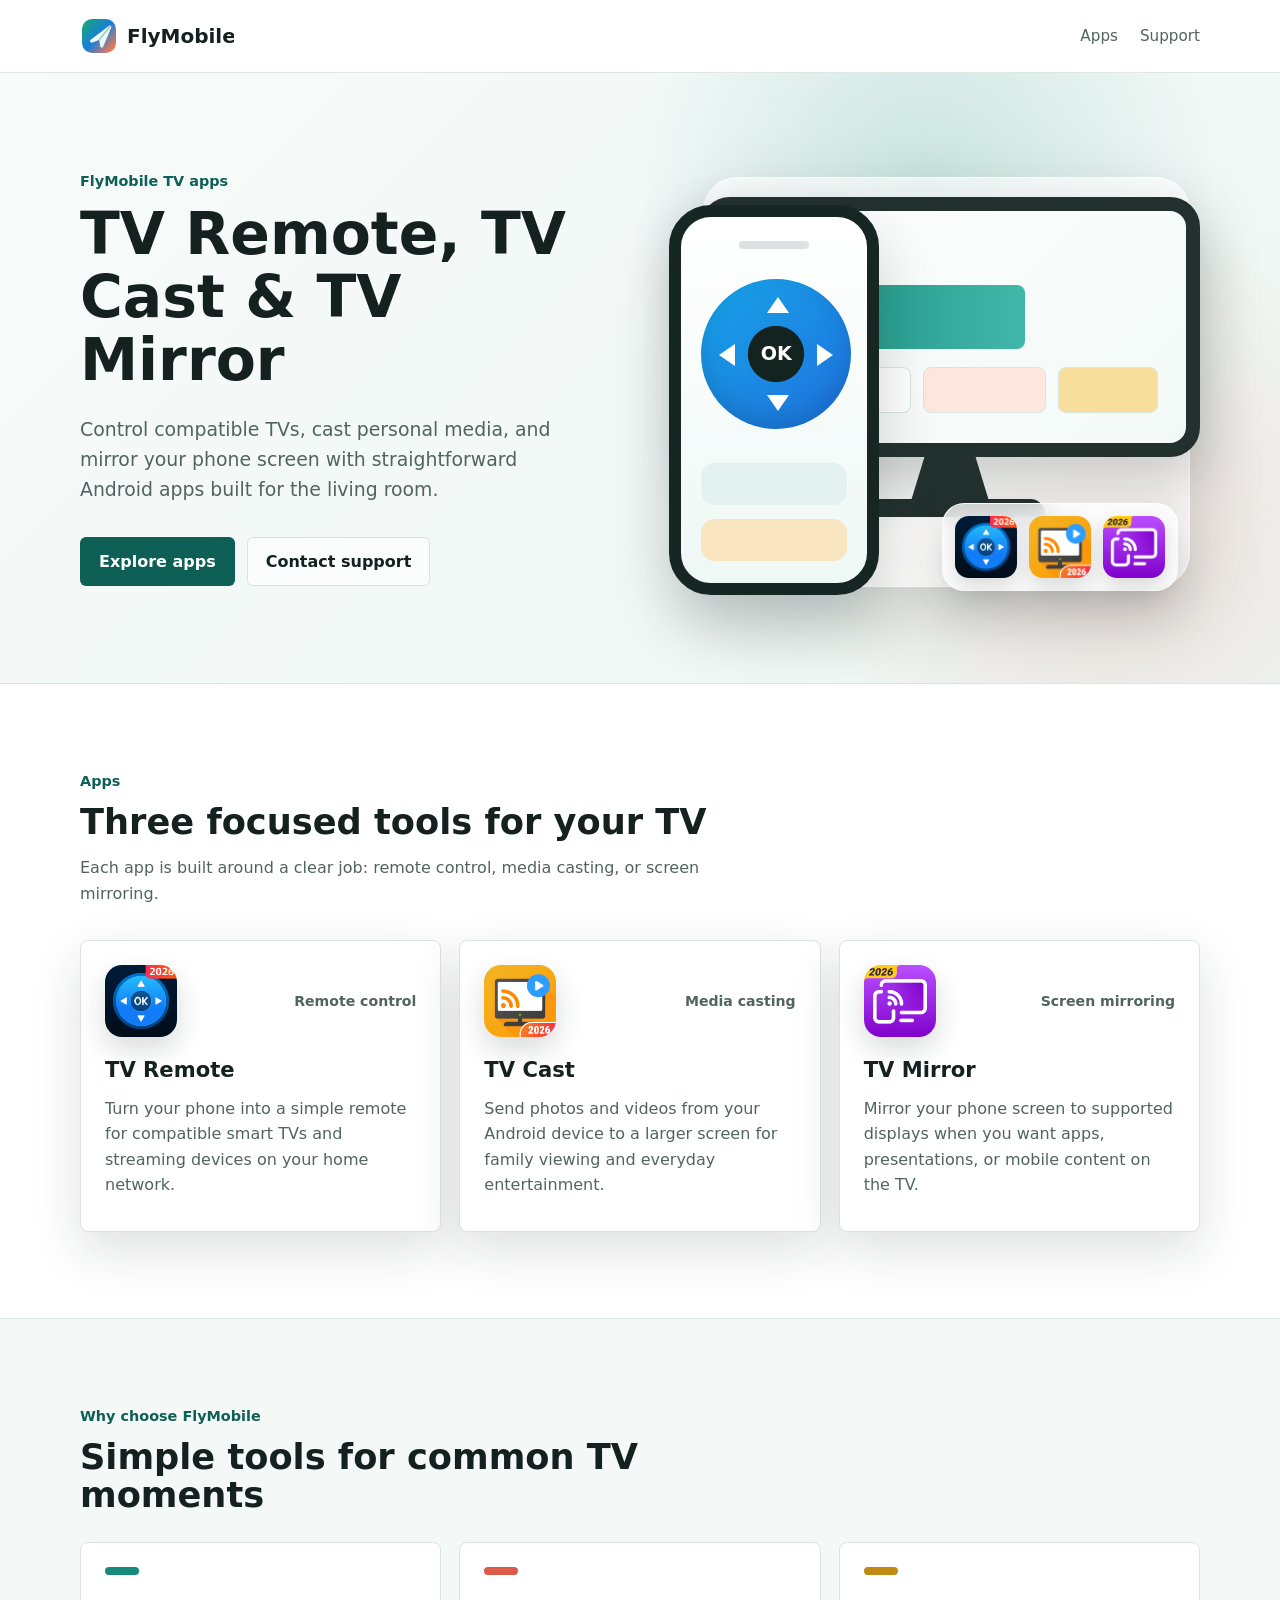
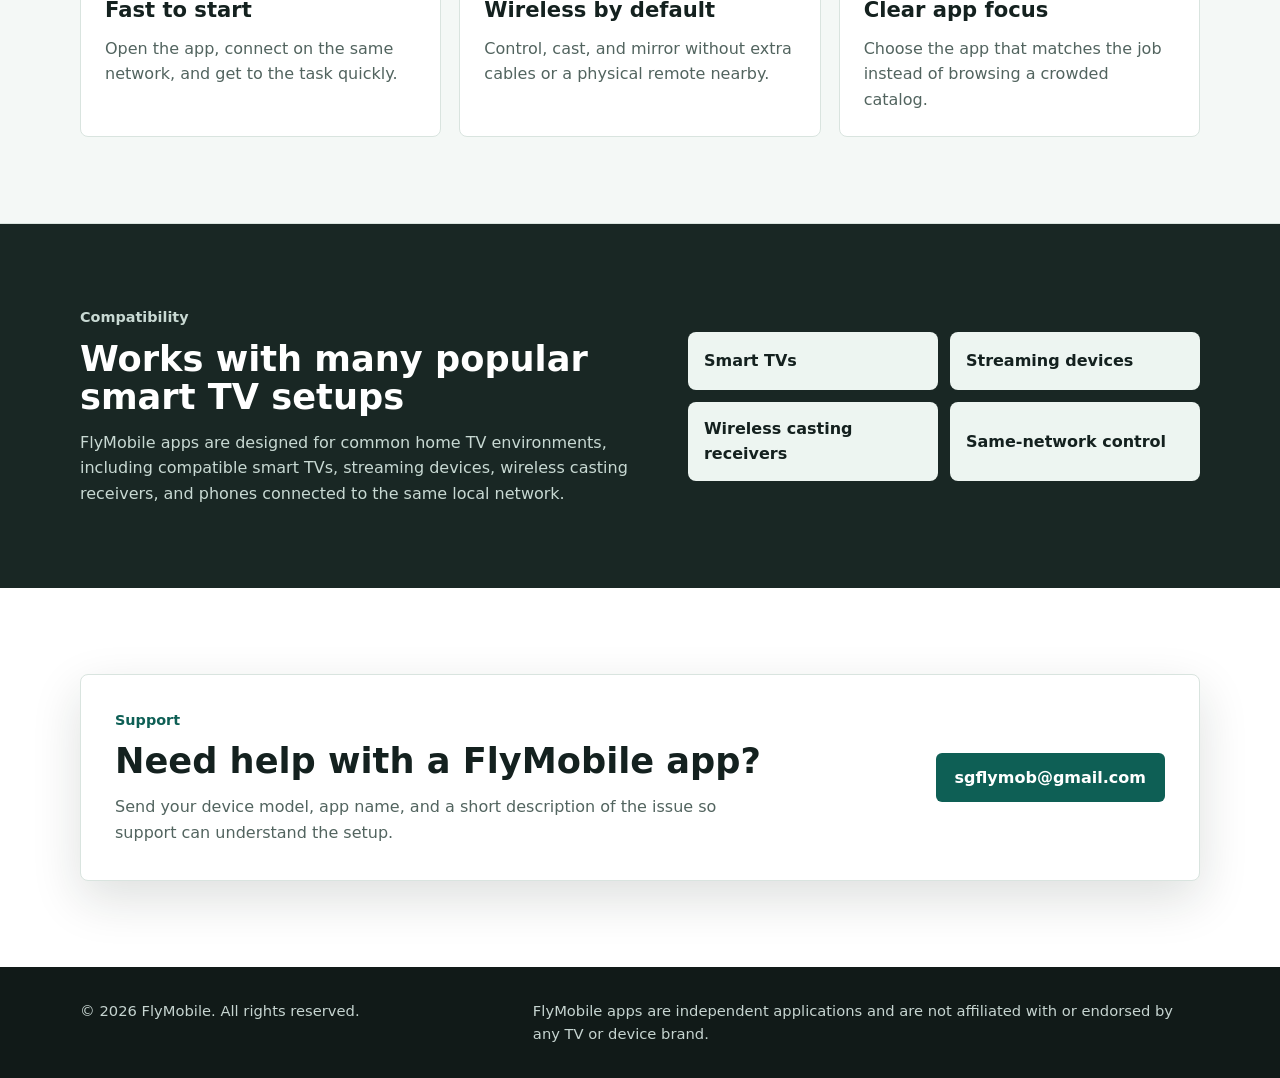
<file: index.html>
<!doctype html>
<html lang="en">
  <head>
    <meta charset="utf-8">
    <meta name="viewport" content="width=device-width, initial-scale=1">
    <title>FlyMobile - TV Remote, TV Cast & TV Mirror Apps</title>
    <meta
      name="description"
      content="FlyMobile builds simple TV Remote, TV Cast, and TV Mirror apps for everyday smart TV control and sharing."
    >
    <link rel="icon" href="assets/img/favicon.svg" type="image/svg+xml">
    <link rel="preload" href="assets/img/app-tv-remote.webp" as="image">
    <link rel="stylesheet" href="assets/css/styles.css">
  </head>
  <body>
    <a class="skip-link" href="#main">Skip to content</a>

    <header class="site-header">
      <nav class="site-nav" aria-label="Main navigation">
        <a class="brand" href="index.html" aria-label="FlyMobile home">
          <img class="brand-logo" src="assets/img/flymobile-logo.svg" alt="FlyMobile" width="154" height="38">
        </a>
        <div class="nav-links">
          <a href="#apps">Apps</a>
          <a href="#support">Support</a>
        </div>
      </nav>
    </header>

    <main id="main">
      <section class="hero" aria-labelledby="hero-title">
        <div class="hero-inner">
          <div class="hero-content">
            <p class="eyebrow">FlyMobile TV apps</p>
            <h1 id="hero-title">TV Remote, TV Cast & TV Mirror</h1>
            <p class="hero-copy">
              Control compatible TVs, cast personal media, and mirror your phone screen with
              straightforward Android apps built for the living room.
            </p>
            <div class="hero-actions" aria-label="Primary actions">
              <a class="button button-primary" href="#apps">Explore apps</a>
              <a class="button button-secondary" href="mailto:sgflymob@gmail.com">Contact support</a>
            </div>
          </div>

          <div class="hero-media" aria-hidden="true">
            <div class="device-stage">
              <div class="tv-mockup">
                <div class="tv-screen">
                  <div class="screen-header"></div>
                  <div class="screen-row screen-row-wide"></div>
                  <div class="screen-grid">
                    <span></span>
                    <span></span>
                    <span></span>
                  </div>
                </div>
                <div class="tv-stand"></div>
              </div>
              <div class="phone-mockup">
                <div class="phone-top"></div>
                <div class="phone-remote-pad">
                  <span></span>
                  <span></span>
                  <span></span>
                  <span></span>
                  <strong>OK</strong>
                </div>
                <div class="phone-actions">
                  <span></span>
                  <span></span>
                </div>
              </div>
              <div class="floating-apps">
                <img src="assets/img/app-tv-remote.webp" alt="">
                <img src="assets/img/app-tv-cast.webp" alt="">
                <img src="assets/img/app-tv-mirror.png" alt="">
              </div>
            </div>
          </div>
        </div>
      </section>

      <section id="apps" class="section">
        <div class="container">
          <div class="section-heading">
            <p class="eyebrow">Apps</p>
            <h2>Three focused tools for your TV</h2>
            <p>
              Each app is built around a clear job: remote control, media casting, or
              screen mirroring.
            </p>
          </div>

          <div class="app-grid">
            <a class="app-card app-card-anchor" href="tv-remote.html" aria-label="Open TV Remote details">
              <div class="app-card-head">
                <img class="app-icon" src="assets/img/app-tv-remote.webp" alt="TV Remote app icon" width="72" height="72">
                <span class="app-type">Remote control</span>
              </div>
              <h3>TV Remote</h3>
              <p>
                Turn your phone into a simple remote for compatible smart TVs and
                streaming devices on your home network.
              </p>
            </a>

            <a class="app-card app-card-anchor" href="tv-cast.html" aria-label="Open TV Cast details">
              <div class="app-card-head">
                <img class="app-icon" src="assets/img/app-tv-cast.webp" alt="TV Cast app icon" width="72" height="72">
                <span class="app-type">Media casting</span>
              </div>
              <h3>TV Cast</h3>
              <p>
                Send photos and videos from your Android device to a larger screen for
                family viewing and everyday entertainment.
              </p>
            </a>

            <a class="app-card app-card-anchor" href="tv-mirror.html" aria-label="Open TV Mirror details">
              <div class="app-card-head">
                <img class="app-icon" src="assets/img/app-tv-mirror.png" alt="TV Mirror app icon" width="72" height="72">
                <span class="app-type">Screen mirroring</span>
              </div>
              <h3>TV Mirror</h3>
              <p>
                Mirror your phone screen to supported displays when you want apps,
                presentations, or mobile content on the TV.
              </p>
            </a>
          </div>
        </div>
      </section>

      <section class="section section-muted" aria-labelledby="why-title">
        <div class="container">
          <div class="section-heading compact">
            <p class="eyebrow">Why choose FlyMobile</p>
            <h2 id="why-title">Simple tools for common TV moments</h2>
          </div>
          <div class="feature-grid">
            <article class="feature-item">
              <span class="feature-mark feature-mark-teal" aria-hidden="true"></span>
              <h3>Fast to start</h3>
              <p>Open the app, connect on the same network, and get to the task quickly.</p>
            </article>
            <article class="feature-item">
              <span class="feature-mark feature-mark-coral" aria-hidden="true"></span>
              <h3>Wireless by default</h3>
              <p>Control, cast, and mirror without extra cables or a physical remote nearby.</p>
            </article>
            <article class="feature-item">
              <span class="feature-mark feature-mark-gold" aria-hidden="true"></span>
              <h3>Clear app focus</h3>
              <p>Choose the app that matches the job instead of browsing a crowded catalog.</p>
            </article>
          </div>
        </div>
      </section>

      <section class="compatibility" aria-labelledby="compatibility-title">
        <div class="container compatibility-layout">
          <div>
            <p class="eyebrow">Compatibility</p>
            <h2 id="compatibility-title">Works with many popular smart TV setups</h2>
            <p>
              FlyMobile apps are designed for common home TV environments, including
              compatible smart TVs, streaming devices, wireless casting receivers, and
              phones connected to the same local network.
            </p>
          </div>
          <ul class="compatibility-list" aria-label="Supported setup types">
            <li>Smart TVs</li>
            <li>Streaming devices</li>
            <li>Wireless casting receivers</li>
            <li>Same-network control</li>
          </ul>
        </div>
      </section>

      <section id="support" class="section">
        <div class="container support-panel">
          <div>
            <p class="eyebrow">Support</p>
            <h2>Need help with a FlyMobile app?</h2>
            <p>
              Send your device model, app name, and a short description of the issue so
              support can understand the setup.
            </p>
          </div>
          <a class="button button-primary" href="mailto:sgflymob@gmail.com">sgflymob@gmail.com</a>
        </div>
      </section>
    </main>

    <footer class="site-footer">
      <div class="container footer-layout">
        <p>&copy; 2026 FlyMobile. All rights reserved.</p>
        <p>
          FlyMobile apps are independent applications and are not affiliated with or
          endorsed by any TV or device brand.
        </p>
      </div>
    </footer>
  </body>
</html>
</file>
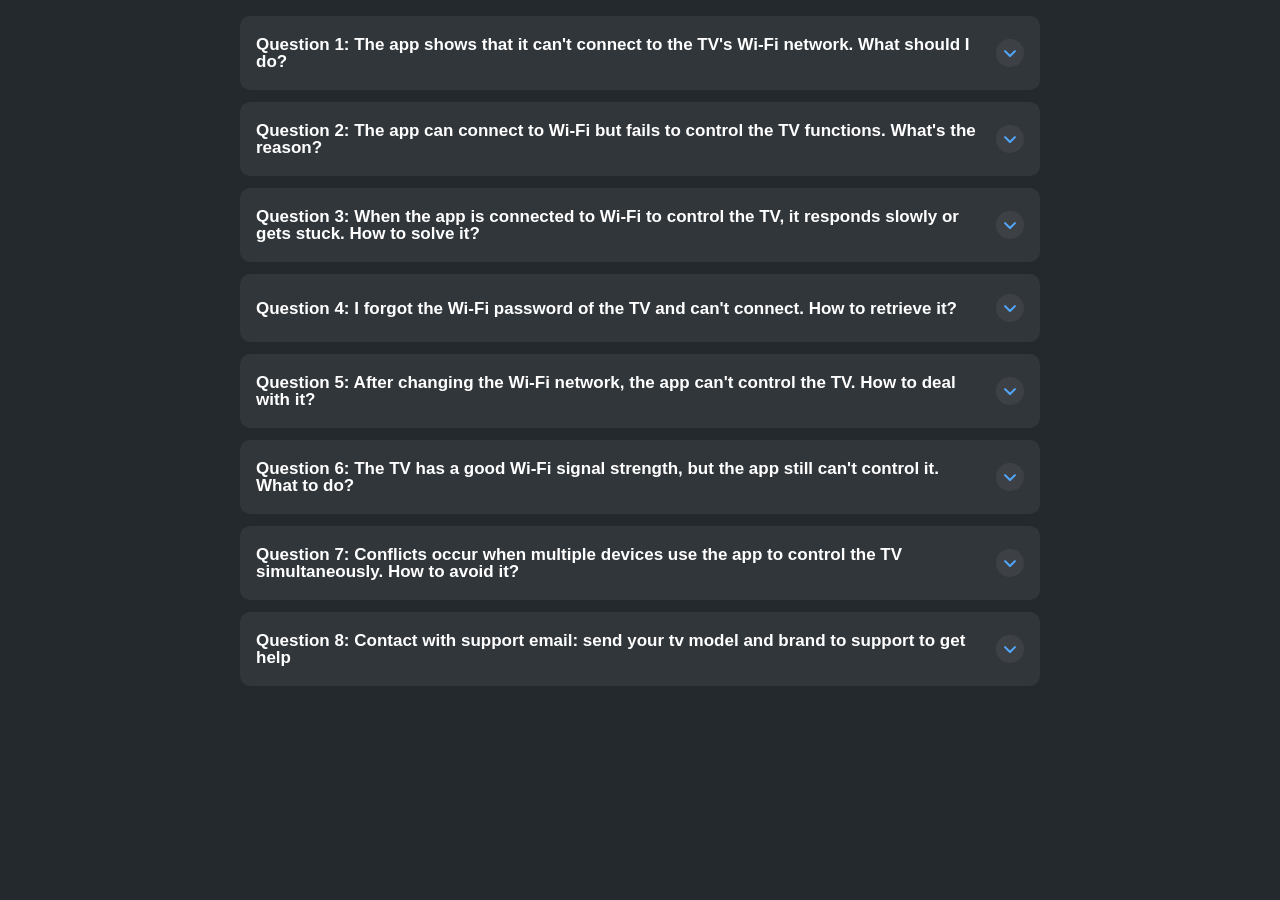
<file: faq/index.html>
<!DOCTYPE html>
<html lang="en">
  <head>
    <meta charset="UTF-8" />
    <meta name="viewport" content="width=device-width, initial-scale=1.0, user-scalable=no" />
    <title>FAQ</title>
    <style>
      :root {
        --bg-color: #24292e;
        --text-color: #ffffff;
        --item-bg-color: rgba(255, 255, 255, 0.06);
        --list-dot-color: #52a8ff;
      }
      body {
        font-family: Roboto, Arial, sans-serif;
        background: var(--bg-color);
        color: var(--text-color);
        margin: 0;
        padding: 16px;
      }

      a {
        color: var(--list-dot-color);
        -webkit-tap-highlight-color: transparent;
      }
      #faq {
        max-width: 800px;
        margin: 0 auto;
        display: flex;
        flex-direction: column;
        gap: 12px;
      }

      .faq-item {
        background-color: var(--item-bg-color);
        padding: 20px 16px;
        border-radius: 10px;
      }
      .faq-question {
        display: flex;
        align-items: center;
        justify-content: space-between;
        gap: 12px;
        font-size: 17px;
        font-weight: 600;
        cursor: pointer;
        line-height: 1;
        -webkit-tap-highlight-color: transparent;
      }
      .faq-question:active {
        background-color: transparent;
      }

      .faq-question > svg {
        flex: none;
        transform: rotate(180deg);
        transition: transform 0.2s ease;
      }

      .faq-question.active > svg {
        transform: rotate(0deg);
      }

      .faq-answer {
        height: 0;
        overflow: hidden;
        transition: height 0.2s ease;
      }
      .faq-answer ul {
        display: flex;
        flex-direction: column;
        gap: 12px;
        margin: 0;
        padding: 24px 0 0 0;
      }
      .faq-answer li {
        position: relative;
        font-size: 15px;
        font-weight: 400;
        line-height: 1;
        list-style: none;
        padding-left: 16px;
      }
      .faq-answer li::before {
        content: '';
        background-color: var(--list-dot-color);
        width: 6px;
        height: 6px;
        border-radius: 50%;
        position: absolute;
        left: 0;
        top: 4px;
      }
      .faq-answer li.no-dot::before {
        display: none;
      }
      .error-message {
        max-width: 800px;
        margin: 20px auto;
        padding: 15px;
        background-color: #ffebee;
        border-left: 4px solid #f44336;
        border-radius: 5px;
        color: #b71c1c;
      }
    </style>
  </head>
  <body>
    <svg width="0" height="0" style="position: absolute">
      <defs>
        <symbol id="arrow-icon" viewBox="0 0 28 28" fill="none">
          <circle cx="14" cy="14" r="14" fill="white" fill-opacity="0.06" />
          <path
            d="M18.9497 15.8872L14 10.9375L9.05025 15.8872"
            stroke="#52A8FF"
            stroke-width="2"
            stroke-linecap="round"
            stroke-linejoin="round"
          />
        </symbol>
      </defs>
    </svg>
    <div id="faq"></div>
    <script>
      // FAQ JSON URL
      const baseUrl = '/faq/lang';

      const showError = message => {
        const faqContainer = document.getElementById('faq');
        faqContainer.innerHTML = `<div class="error-message">${message}</div>`;
      };

      const getQueryParam = param => {
        const urlParams = new URLSearchParams(window.location.search);
        return urlParams.get(param) || 'en';
      };

      const getFAQData = async (callback, fallback = false) => {
        const lang = getQueryParam('hl');
        const url = `${baseUrl}/${fallback ? 'en' : lang}.json`;

        try {
          const response = await fetch(url);
          if (!response.ok) {
            throw new Error('Network Error');
          }
          const data = await response.json();
          callback(null, data);
        } catch (error) {
          callback(error);
        }
      };

      const renderFAQ = data => {
        const faqContainer = document.getElementById('faq');
        let html = '';

        data.faqs.forEach(faq => {
          html += `<div class="faq-item">`;
          html += `<div class="faq-question">
           <span>${faq.question}</span>
            <svg width="28" height="28">
              <use href="#arrow-icon"/>
            </svg>
          </div>`;
          html += '<div class="faq-answer"><ul>';
          faq.answer.forEach(answer => {
            const hasMailto = answer.includes('mailto:');
            html += `<li class="${hasMailto ? 'no-dot' : ''}">${answer}</li>`;
          });
          html += '</ul></div>';
          html += '</div>';
        });

        faqContainer.innerHTML = html;
        addClickHandlers();
      };

      const addClickHandlers = () => {
        const questions = document.getElementsByClassName('faq-question');
        Array.from(questions).forEach(question => {
          question.addEventListener('click', function () {
            const answer = this.nextElementSibling;
            const isActive = this.classList.contains('active');

            if (!isActive) {
              answer.style.height = answer.scrollHeight + 'px';
            } else {
              answer.style.height = answer.scrollHeight + 'px';
              answer.offsetHeight;
              answer.style.height = '0';
            }

            this.classList.toggle('active');
          });
        });
      };

      window.onload = () => {
        getFAQData((error, data) => {
          if (error) {
            getFAQData((e, data) => {
              renderFAQ(data);
            }, true);
            return;
          }
          renderFAQ(data);
        });
      };
    </script>
  </body>
</html>
</file>
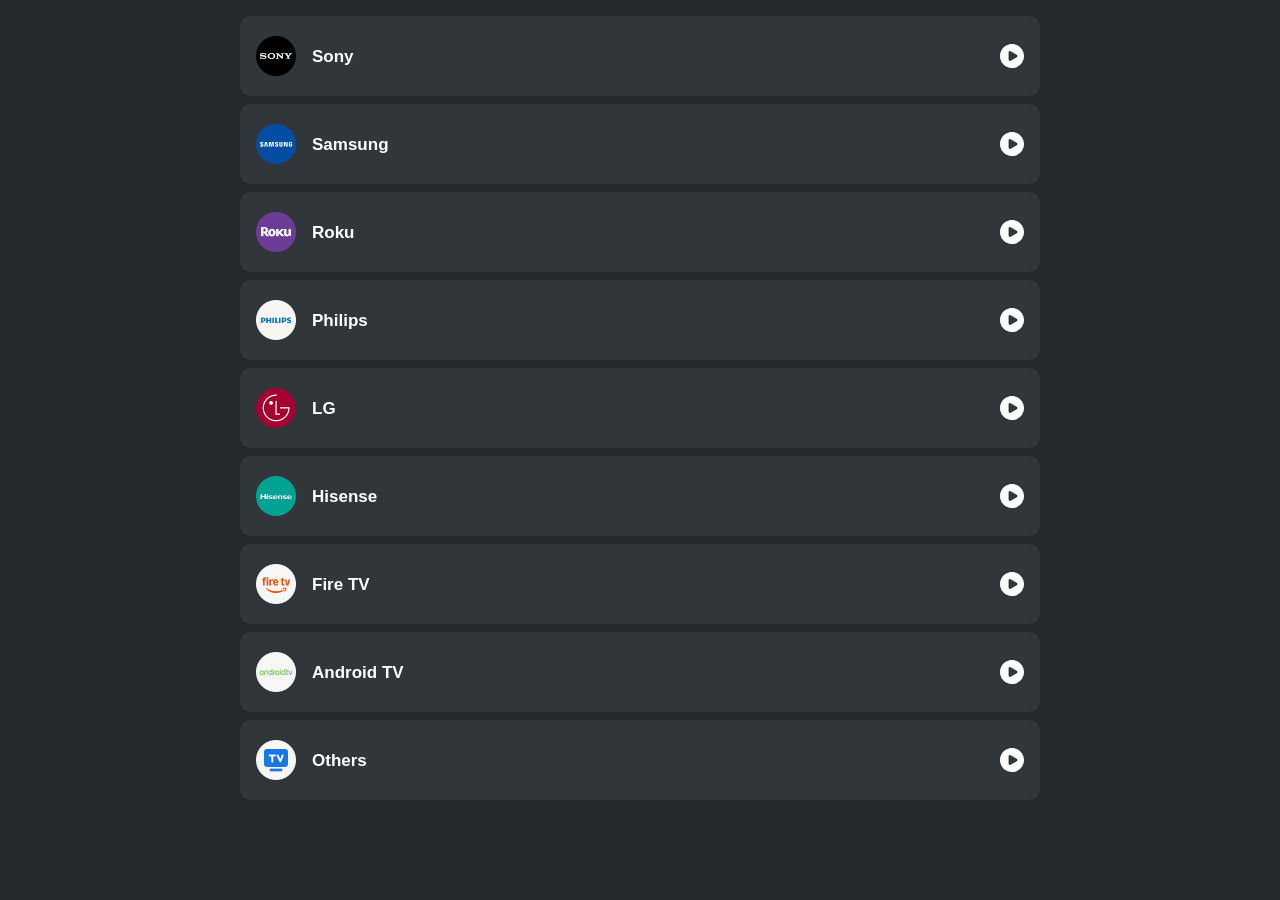
<file: how-to-use/index.html>
<!DOCTYPE html>
<html lang="en">
  <head>
    <meta charset="UTF-8" />
    <meta name="viewport" content="width=device-width, initial-scale=1.0, user-scalable=no" />
    <title>How to use</title>
    <style>
      :root {
        --bg-color: #24292e;
        --text-color: #ffffff;
        --item-bg-color: rgba(255, 255, 255, 0.06);
      }
      html,
      body {
        width: 100%;
        height: 100%;
        margin: 0;
        padding: 0;
      }
      body {
        font-family: Roboto, Arial, sans-serif;
        background: var(--bg-color);
        color: var(--text-color);
      }
      #device-list {
        max-width: 800px;
        margin: 0 auto;
        display: flex;
        flex-direction: column;
        gap: 8px;
        padding: 16px;
      }
      .device-item {
        background-color: var(--item-bg-color);
        display: flex;
        justify-content: space-between;
        align-items: center;
        gap: 16px;
        border-radius: 10px;
        padding: 20px 16px;
      }

      .device-item img {
        width: 40px;
        height: 40px;
        object-fit: contain;
      }

      .device-info {
        display: flex;
        align-items: center;
        gap: 16px;
      }

      .device-name {
        font-weight: 600;
        font-size: 17px;
        line-height: 1;
        color: var(--text-color);
      }
    </style>
  </head>
  <body>
    <svg width="0" height="0" style="position: absolute">
      <defs>
        <symbol id="play-icon" viewBox="0 0 24 24" fill="none">
          <path
            d="M12 0C18.6274 0 24 5.37258 24 12C24 18.6274 18.6274 24 12 24C5.37258 24 0 18.6274 0 12C0 5.37258 5.37258 0 12 0ZM10.6289 7.24902C9.71474 6.72123 8.57158 7.38103 8.57129 8.43652V15.5635C8.57158 16.619 9.71474 17.2788 10.6289 16.751L16.7998 13.1875C17.7141 12.6596 17.7141 11.3404 16.7998 10.8125L10.6289 7.24902Z"
            fill="white"
          />
        </symbol>
      </defs>
    </svg>
    <div id="device-list"></div>
    <template id="device-item-template">
      <div class="device-item">
        <div class="device-info">
          <img src="" alt="" />
          <span class="device-name"></span>
        </div>
        <svg width="24" height="24">
          <use href="#play-icon"></use>
        </svg>
      </div>
    </template>

    <script>
      (() => {
        const videoData = [
          {
            name: 'Sony',
            link: 'https://youtube.com/shorts/ahCSZW4XTkg?feature=share',
            logo: 'pic_sony',
          },
          {
            name: 'Samsung',
            link: 'https://youtube.com/shorts/juYUfAGKYEw?feature=share',
            logo: 'pic_samsung',
          },
          {
            name: 'Roku',
            link: 'https://youtube.com/shorts/b1Nx35rhCIA?feature=share',
            logo: 'pic_roku',
          },
          {
            name: 'Philips',
            link: 'https://youtube.com/shorts/qvPVdpUbn5A?feature=share',
            logo: 'pic_philips',
          },
          {
            name: 'LG',
            link: 'https://youtube.com/shorts/Y9zrT9j6r3g?feature=share',
            logo: 'pic_lg',
          },
          {
            name: 'Hisense',
            link: 'https://youtube.com/shorts/9WgBTggfUUo?feature=share',
            logo: 'pic_hisense',
          },
          {
            name: 'Fire TV',
            link: 'https://youtube.com/shorts/j7HYQ3oMcZ8?feature=share',
            logo: 'pic_firetv',
          },
          {
            name: 'Android TV',
            link: 'https://youtube.com/shorts/zXS1W8c-K2M?feature=share',
            logo: 'pic_android',
          },
          {
            name: 'Others',
            link: 'https://youtube.com/shorts/858aKEniYQQ?feature=share',
            logo: 'pic_other',
          },
        ];

        const deviceList = document.getElementById('device-list');
        const deviceItemTemplate = document.getElementById('device-item-template');
        videoData.forEach(item => {
          const cloneEl = deviceItemTemplate.content.cloneNode(true);
          const deviceItem = cloneEl.querySelector('.device-item');
          deviceItem.addEventListener('click', () => {
            if (window.external && window.external.playYouTube) {
              window.external.playYouTube(item.link);
            } else {
              window.location.href = item.link;
            }
          });

          const img = cloneEl.querySelector('img');
          img.src = `./images/${item.logo}.webp`;
          img.alt = item.name;

          const deviceName = cloneEl.querySelector('.device-name');
          deviceName.textContent = item.name;

          deviceList.appendChild(cloneEl);
        });
        deviceItemTemplate.remove();
      })();
    </script>
  </body>
</html>
</file>
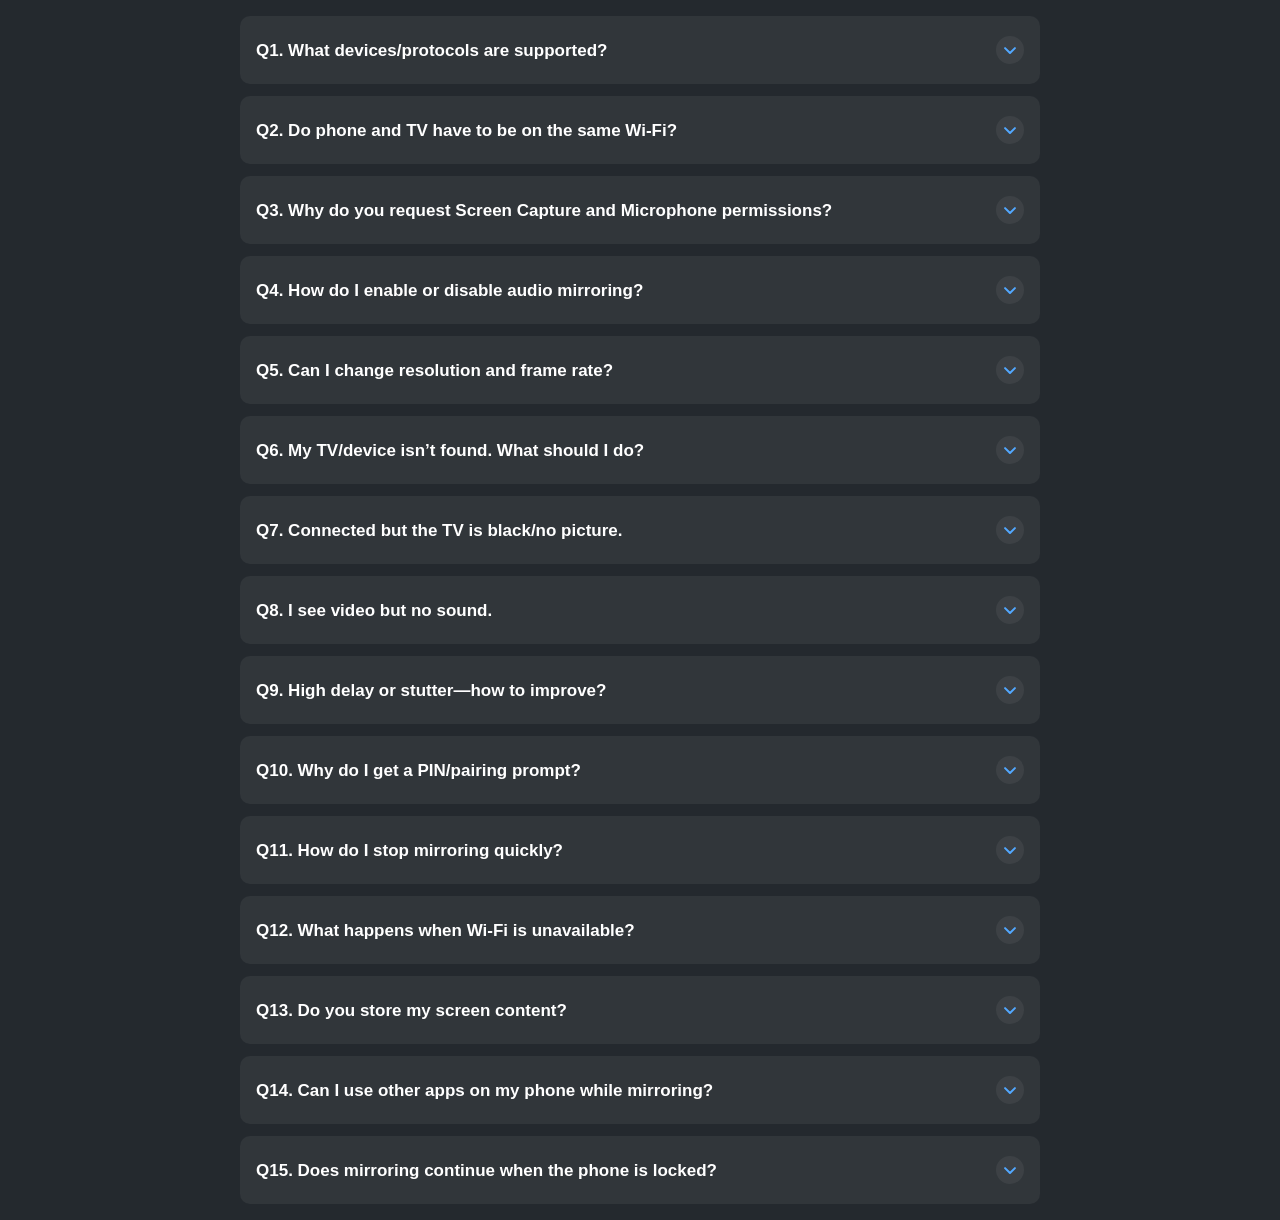
<file: tvmirror/faq/index.html>
<!DOCTYPE html>
<html lang="en">
  <head>
    <meta charset="UTF-8" />
    <meta name="viewport" content="width=device-width, initial-scale=1.0, user-scalable=no" />
    <title>FAQ</title>
    <style>
      :root {
        --bg-color: #24292e;
        --text-color: #ffffff;
        --item-bg-color: rgba(255, 255, 255, 0.06);
        --list-dot-color: #52a8ff;
      }
      body {
        font-family: Roboto, Arial, sans-serif;
        background: var(--bg-color);
        color: var(--text-color);
        margin: 0;
        padding: 16px;
      }

      a {
        color: var(--list-dot-color);
        -webkit-tap-highlight-color: transparent;
      }
      #faq {
        max-width: 800px;
        margin: 0 auto;
        display: flex;
        flex-direction: column;
        gap: 12px;
      }

      .faq-item {
        background-color: var(--item-bg-color);
        padding: 20px 16px;
        border-radius: 10px;
      }
      .faq-question {
        display: flex;
        align-items: center;
        justify-content: space-between;
        gap: 12px;
        font-size: 17px;
        font-weight: 600;
        cursor: pointer;
        line-height: 1;
        -webkit-tap-highlight-color: transparent;
      }
      .faq-question:active {
        background-color: transparent;
      }

      .faq-question > svg {
        flex: none;
        transform: rotate(180deg);
        transition: transform 0.2s ease;
      }

      .faq-question.active > svg {
        transform: rotate(0deg);
      }

      .faq-answer {
        height: 0;
        overflow: hidden;
        transition: height 0.2s ease;
      }
      .faq-answer ul {
        display: flex;
        flex-direction: column;
        gap: 12px;
        margin: 0;
        padding: 24px 0 0 0;
      }
      .faq-answer li {
        position: relative;
        font-size: 15px;
        font-weight: 400;
        line-height: 1;
        list-style: none;
        padding-left: 16px;
      }
      .faq-answer li::before {
        content: '';
        background-color: var(--list-dot-color);
        width: 6px;
        height: 6px;
        border-radius: 50%;
        position: absolute;
        left: 0;
        top: 4px;
      }
      .faq-answer li.no-dot::before {
        display: none;
      }
      .error-message {
        max-width: 800px;
        margin: 20px auto;
        padding: 15px;
        background-color: #ffebee;
        border-left: 4px solid #f44336;
        border-radius: 5px;
        color: #b71c1c;
      }
    </style>
  </head>
  <body>
    <svg width="0" height="0" style="position: absolute">
      <defs>
        <symbol id="arrow-icon" viewBox="0 0 28 28" fill="none">
          <circle cx="14" cy="14" r="14" fill="white" fill-opacity="0.06" />
          <path
            d="M18.9497 15.8872L14 10.9375L9.05025 15.8872"
            stroke="#52A8FF"
            stroke-width="2"
            stroke-linecap="round"
            stroke-linejoin="round"
          />
        </symbol>
      </defs>
    </svg>
    <div id="faq"></div>
    <script>
      // FAQ JSON URL
      const baseUrl = '/tvmirror/faq/lang';

      const showError = message => {
        const faqContainer = document.getElementById('faq');
        faqContainer.innerHTML = `<div class="error-message">${message}</div>`;
      };

      const getQueryParam = param => {
        const urlParams = new URLSearchParams(window.location.search);
        return urlParams.get(param) || 'en';
      };

      const getFAQData = async (callback, fallback = false) => {
        const lang = getQueryParam('hl');
        const url = `${baseUrl}/${fallback ? 'en' : lang}.json`;

        try {
          const response = await fetch(url);
          if (!response.ok) {
            throw new Error('Network Error');
          }
          const data = await response.json();
          callback(null, data);
        } catch (error) {
          callback(error);
        }
      };

      const renderFAQ = data => {
        const faqContainer = document.getElementById('faq');
        let html = '';

        data.faqs.forEach(faq => {
          html += `<div class="faq-item">`;
          html += `<div class="faq-question">
           <span>${faq.question}</span>
            <svg width="28" height="28">
              <use href="#arrow-icon"/>
            </svg>
          </div>`;
          html += '<div class="faq-answer"><ul>';
          faq.answer.forEach(answer => {
            const hasMailto = answer.includes('mailto:');
            html += `<li class="${hasMailto ? 'no-dot' : ''}">${answer}</li>`;
          });
          html += '</ul></div>';
          html += '</div>';
        });

        faqContainer.innerHTML = html;
        addClickHandlers();
      };

      const addClickHandlers = () => {
        const questions = document.getElementsByClassName('faq-question');
        Array.from(questions).forEach(question => {
          question.addEventListener('click', function () {
            const answer = this.nextElementSibling;
            const isActive = this.classList.contains('active');

            if (!isActive) {
              answer.style.height = answer.scrollHeight + 'px';
            } else {
              answer.style.height = answer.scrollHeight + 'px';
              answer.offsetHeight;
              answer.style.height = '0';
            }

            this.classList.toggle('active');
          });
        });
      };

      window.onload = () => {
        getFAQData((error, data) => {
          if (error) {
            getFAQData((e, data) => {
              renderFAQ(data);
            }, true);
            return;
          }
          renderFAQ(data);
        });
      };
    </script>
  </body>
</html>
</file>
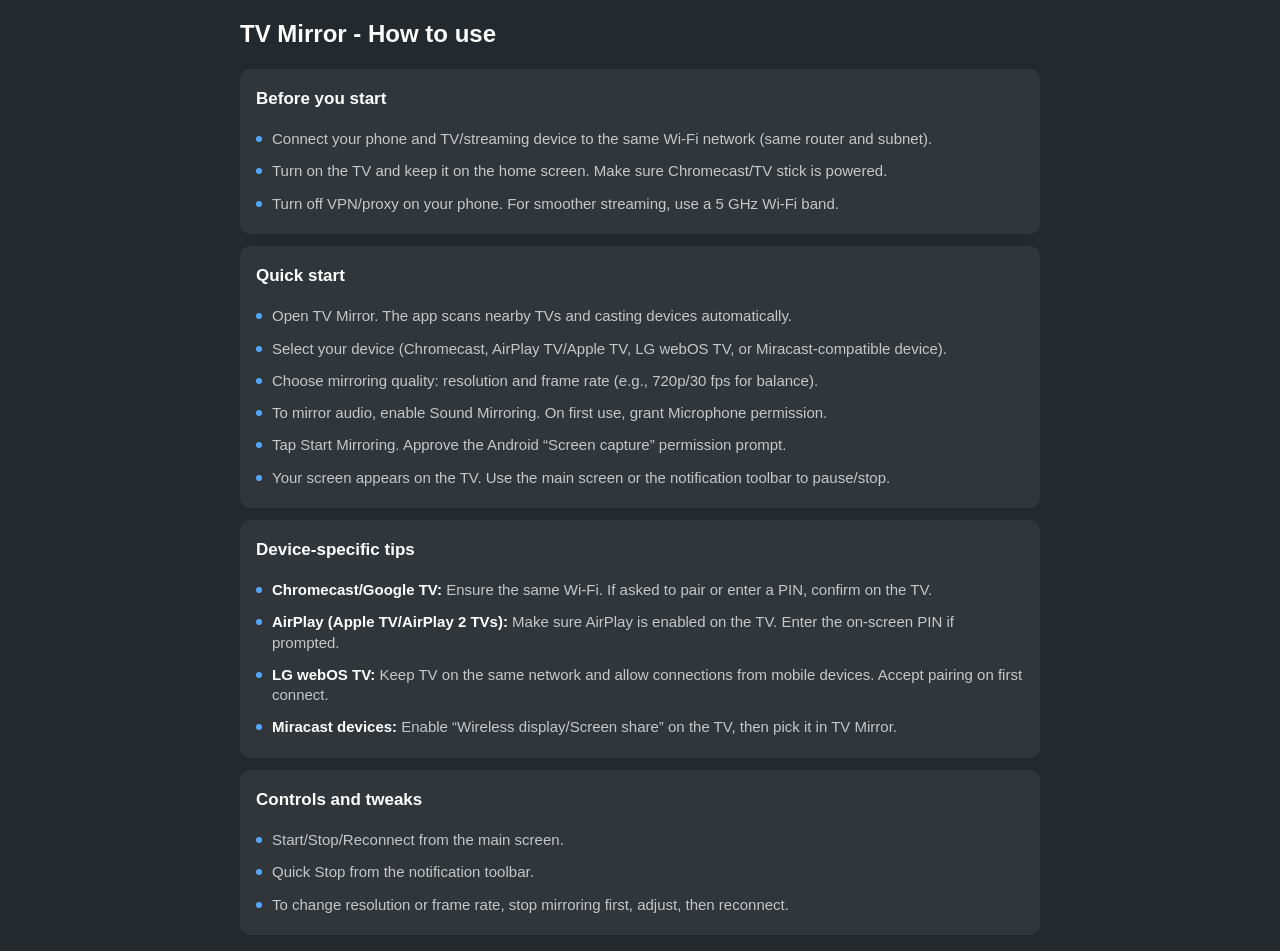
<file: tvmirror/how-to-use/index.html>
<!DOCTYPE html>
<html lang="en">
  <head>
    <meta charset="UTF-8" />
    <meta name="viewport" content="width=device-width, initial-scale=1.0, user-scalable=no" />
    <title>TV Mirror - How to use</title>
    <style>
      :root {
        --bg-color: #24292e;
        --text-color: #ffffff;
        --muted-text-color: rgba(255, 255, 255, 0.72);
        --item-bg-color: rgba(255, 255, 255, 0.06);
        --list-dot-color: #52a8ff;
      }

      * {
        box-sizing: border-box;
      }

      body {
        font-family: Roboto, Arial, sans-serif;
        background: var(--bg-color);
        color: var(--text-color);
        margin: 0;
        padding: 16px;
      }

      #guide {
        max-width: 800px;
        margin: 0 auto;
        display: flex;
        flex-direction: column;
        gap: 12px;
      }

      .page-title {
        margin: 4px 0 8px;
        font-size: 24px;
        font-weight: 700;
        line-height: 1.2;
      }

      .guide-section {
        background-color: var(--item-bg-color);
        padding: 20px 16px;
        border-radius: 10px;
      }

      .guide-section h2 {
        margin: 0;
        font-size: 17px;
        font-weight: 600;
        line-height: 1.2;
      }

      .guide-section ul,
      .guide-section ol {
        display: flex;
        flex-direction: column;
        gap: 12px;
        margin: 0;
        padding: 20px 0 0;
      }

      .guide-section li {
        position: relative;
        font-size: 15px;
        font-weight: 400;
        line-height: 1.35;
        color: var(--muted-text-color);
        list-style: none;
        padding-left: 16px;
      }

      .guide-section li::before {
        content: '';
        background-color: var(--list-dot-color);
        width: 6px;
        height: 6px;
        border-radius: 50%;
        position: absolute;
        left: 0;
        top: 7px;
      }

      .guide-section strong {
        color: var(--text-color);
        font-weight: 600;
      }

      .error-message {
        max-width: 800px;
        margin: 20px auto;
        padding: 15px;
        background-color: #ffebee;
        border-left: 4px solid #f44336;
        border-radius: 5px;
        color: #b71c1c;
      }
    </style>
  </head>
  <body>
    <main id="guide"></main>

    <script>
      const baseUrl = '/tvmirror/how-to-use/lang';

      const showError = message => {
        const guideContainer = document.getElementById('guide');
        guideContainer.innerHTML = `<div class="error-message">${message}</div>`;
      };

      const getQueryParam = param => {
        const urlParams = new URLSearchParams(window.location.search);
        return urlParams.get(param) || 'en';
      };

      const getGuideData = async (callback, fallback = false) => {
        const lang = getQueryParam('hl');
        const url = `${baseUrl}/${fallback ? 'en' : lang}.json`;

        try {
          const response = await fetch(url);
          if (!response.ok) {
            throw new Error('Network Error');
          }
          const data = await response.json();
          callback(null, data);
        } catch (error) {
          callback(error);
        }
      };

      const renderItem = (list, item) => {
        const li = document.createElement('li');

        if (typeof item === 'string') {
          li.textContent = item;
        } else {
          const label = document.createElement('strong');
          label.textContent = item.label;
          li.appendChild(label);
          li.append(` ${item.text}`);
        }

        list.appendChild(li);
      };

      const renderGuide = data => {
        document.documentElement.lang = data.lang || getQueryParam('hl');
        document.title = data.title;

        const guideContainer = document.getElementById('guide');
        guideContainer.replaceChildren();

        const title = document.createElement('h1');
        title.className = 'page-title';
        title.textContent = data.title;
        guideContainer.appendChild(title);

        data.sections.forEach(section => {
          const sectionEl = document.createElement('section');
          sectionEl.className = 'guide-section';

          const heading = document.createElement('h2');
          heading.textContent = section.title;
          sectionEl.appendChild(heading);

          const list = document.createElement(section.listType === 'ol' ? 'ol' : 'ul');
          section.items.forEach(item => renderItem(list, item));
          sectionEl.appendChild(list);

          guideContainer.appendChild(sectionEl);
        });
      };

      window.onload = () => {
        getGuideData((error, data) => {
          if (error) {
            getGuideData((e, data) => {
              if (e) {
                showError('Unable to load content.');
                return;
              }
              renderGuide(data);
            }, true);
            return;
          }
          renderGuide(data);
        });
      };
    </script>
  </body>
</html>
</file>
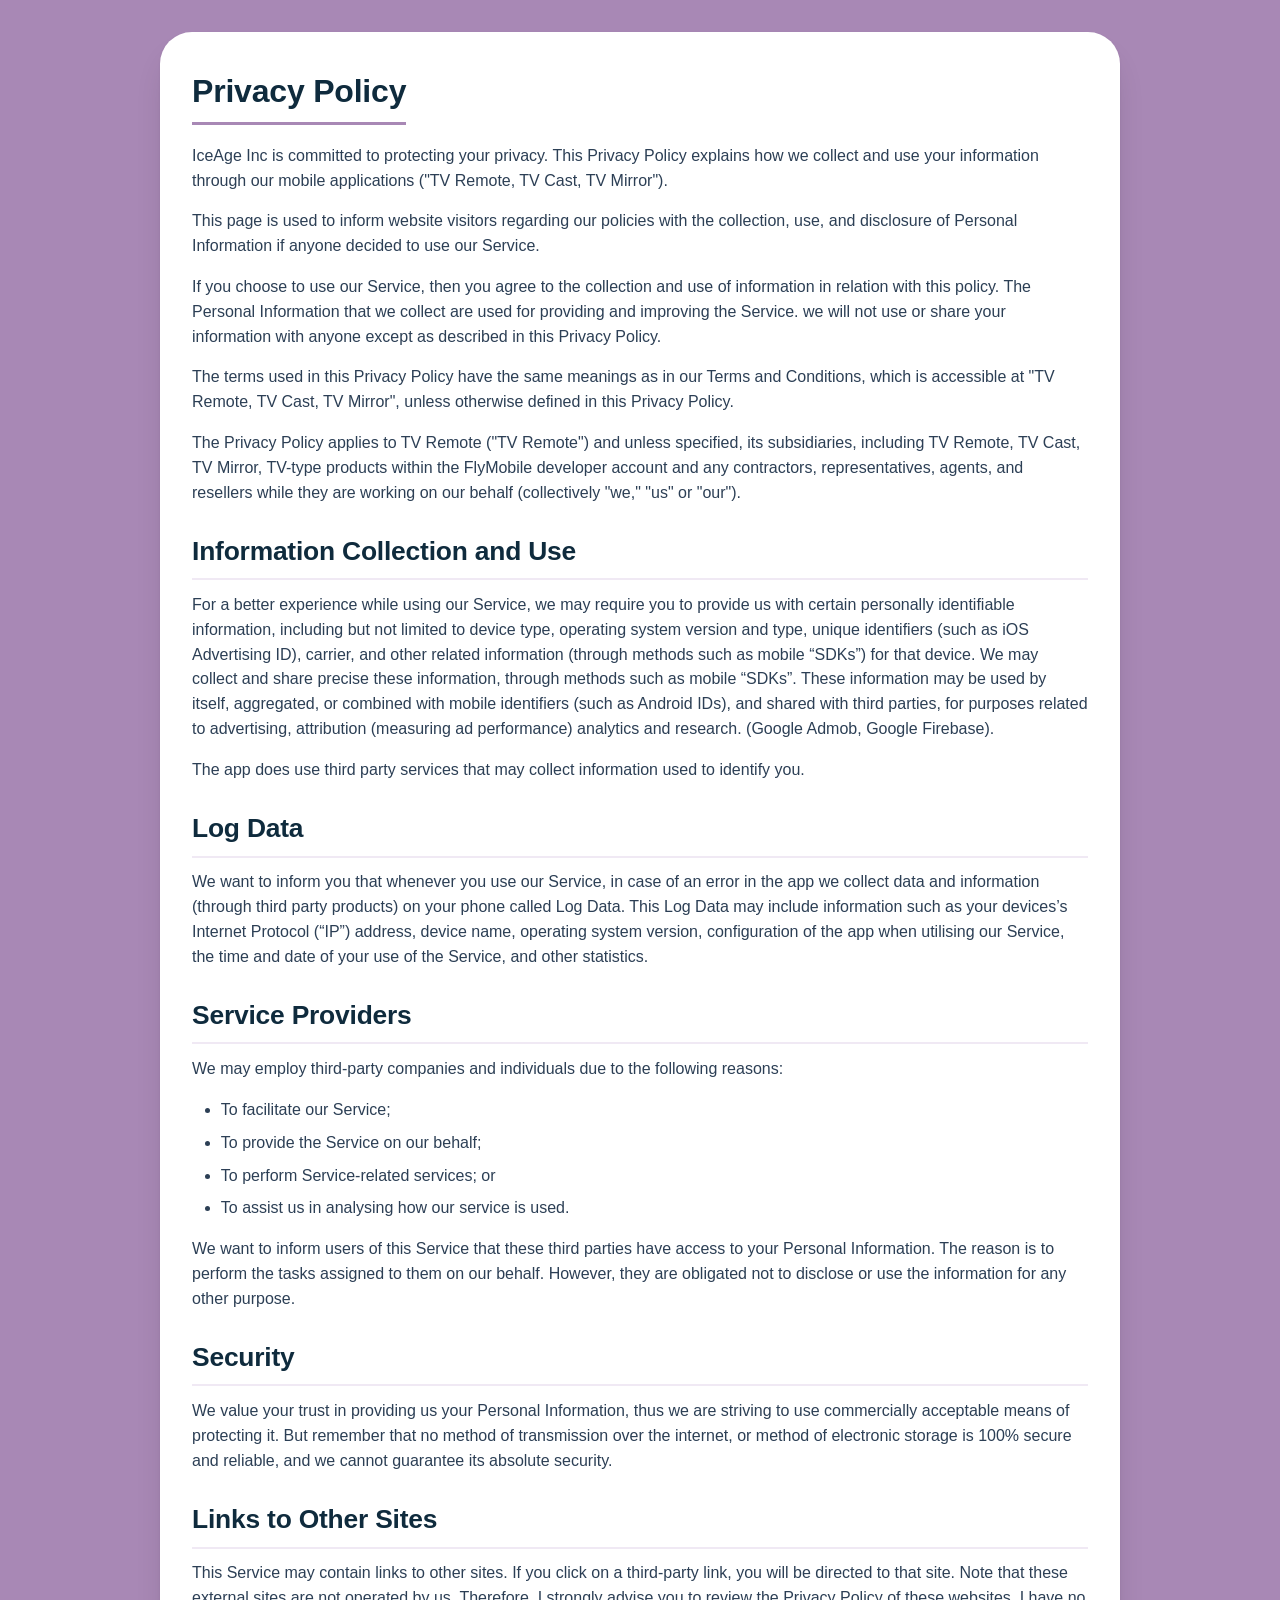
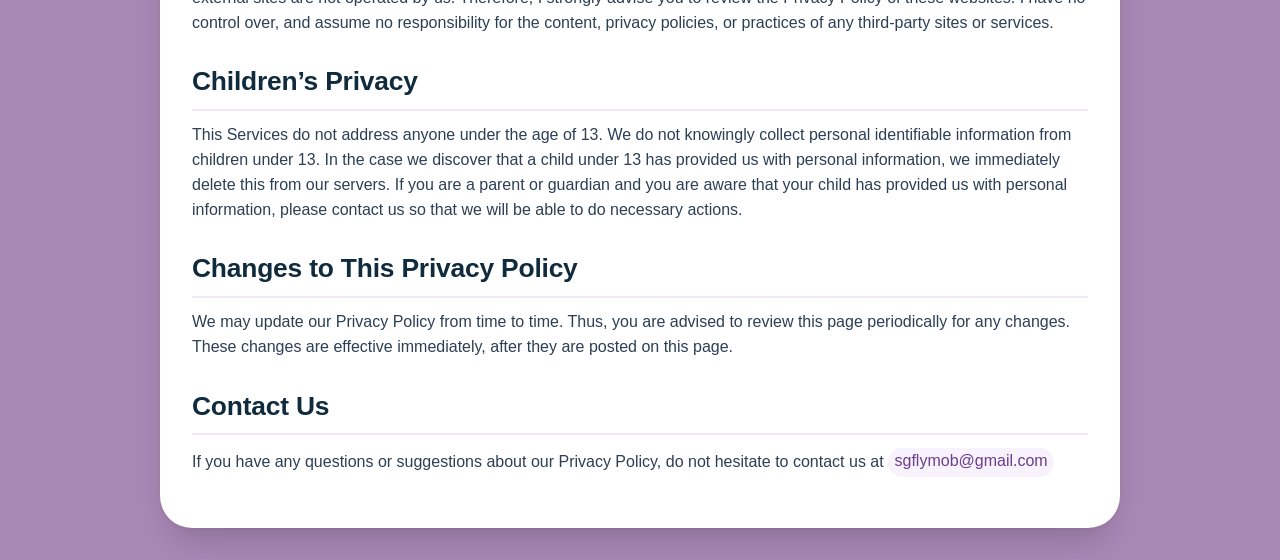
<file: privacy.html>
<!DOCTYPE html>
<html lang="en">
<head>
    <meta charset="UTF-8">
    <meta name="viewport" content="width=device-width, initial-scale=1.0, viewport-fit=cover">
    <title>Privacy Policy - TV Remote, TV Cast, TV Mirror</title>
    <style>
        /* ----- 全局重置 & 基础样式 ----- */
        * {
            margin: 0;
            padding: 0;
            box-sizing: border-box;
        }

        /* 用户指定背景色: #A888B5 (紫褐色调) */
        body {
            background-color: #A888B5;
            font-family: -apple-system, BlinkMacSystemFont, "Segoe UI", Roboto, Helvetica, Arial, sans-serif;
            line-height: 1.55;
            color: #1e2a3e;
            padding: 2rem 1rem;
        }

        /* 隐私政策主卡片：白色背景，阅读舒适 */
        .privacy-card {
            max-width: 960px;
            margin: 0 auto;
            background: #ffffff;
            border-radius: 32px;
            box-shadow: 0 20px 35px -12px rgba(0, 0, 0, 0.2), 0 1px 3px rgba(0, 0, 0, 0.05);
            overflow: hidden;
            transition: all 0.2s ease;
        }

        .privacy-inner {
            padding: 2.2rem 2rem;
        }

        /* 标题排版 */
        h1, h2 {
            font-weight: 600;
            letter-spacing: -0.2px;
            color: #0f2b3d;
        }

        /* 将原本的 h2 样式统一处理，同时保留 strong 但无碍 */
        h2 {
            font-size: 1.65rem;
            margin-top: 1.6rem;
            margin-bottom: 0.8rem;
            padding-bottom: 0.4rem;
            border-bottom: 2px solid #f0e9f4;
        }

        /* 第一个主标题（Privacy Policy）特殊处理，更突出 */
        .privacy-inner > h2:first-of-type {
            margin-top: 0;
            font-size: 2rem;
            border-bottom: 3px solid #A888B5;
            display: inline-block;
            padding-bottom: 0.3rem;
            margin-bottom: 1.2rem;
        }

        /* 段落样式 */
        p {
            margin-bottom: 1rem;
            color: #2c3f55;
            font-size: 1rem;
        }

        /* 列表样式 (继承原有点号风格，但保持干净) */
        ul {
            margin: 0.75rem 0 1rem 1.8rem;
            list-style-type: disc;
        }

        li {
            margin-bottom: 0.5rem;
            color: #2c3f55;
        }

        /* 链接样式 */
        a {
            color: #6b3e8c;
            text-decoration: none;
            font-weight: 500;
            border-bottom: 1px solid transparent;
            transition: color 0.2s, border-color 0.2s;
        }

        a:hover {
            color: #3b2352;
            border-bottom-color: #A888B5;
        }

        /* 邮件地址内联轻背景（可选） */
        .mail-highlight {
            background: #f8f2fc;
            padding: 0.1rem 0.4rem;
            border-radius: 20px;
            display: inline-block;
            font-weight: 500;
        }

        /* 响应式调整 */
        @media (max-width: 680px) {
            body {
                padding: 1rem;
            }
            .privacy-inner {
                padding: 1.5rem;
            }
            h2 {
                font-size: 1.45rem;
            }
            .privacy-inner > h2:first-of-type {
                font-size: 1.8rem;
            }
            p, li {
                font-size: 0.95rem;
            }
        }

        /* 打印优化 */
        @media print {
            body {
                background: white;
                padding: 0.2in;
            }
            .privacy-card {
                box-shadow: none;
                border: 1px solid #ccc;
                border-radius: 8px;
            }
            a {
                text-decoration: underline;
                color: black;
            }
        }
    </style>
</head>
<body>

<div class="privacy-card">
    <div class="privacy-inner">
        <!-- 以下内容完全忠实于提供的 Privacy Policy 文本，保留原始HTML结构与措辞 -->
        <h2><strong>Privacy Policy</strong></h2>

        <p>IceAge Inc is committed to protecting your privacy. This Privacy Policy explains how we collect and use your information through our mobile applications ("TV Remote, TV Cast, TV Mirror").</p>

        <p>This page is used to inform website visitors regarding our policies with the collection, use, and disclosure of Personal Information if anyone decided to use our Service.</p>

        <p>If you choose to use our Service, then you agree to the collection and use of information in relation with this policy. The Personal Information that we collect are used for providing and improving the Service. we will not use or share your information with anyone except as described in this Privacy Policy.</p>

        <p>The terms used in this Privacy Policy have the same meanings as in our Terms and Conditions, which is accessible at "TV Remote, TV Cast, TV Mirror", unless otherwise defined in this Privacy Policy.</p>

        <p>The Privacy Policy applies to TV Remote ("TV Remote") and unless specified, its subsidiaries, including TV Remote, TV Cast, TV Mirror, TV-type products within the FlyMobile developer account and any contractors, representatives, agents, and resellers while they are working on our behalf (collectively "we," "us" or "our").</p>

        <h2>Information Collection and Use</h2>
        <p>For a better experience while using our Service, we may require you to provide us with certain personally identifiable information, including but not limited to device type, operating system version and type, unique identifiers (such as iOS Advertising ID), carrier, and other related information (through methods such as mobile “SDKs”) for that device. We may collect and share precise these information, through methods such as mobile “SDKs”. These information may be used by itself, aggregated, or combined with mobile identifiers (such as Android IDs), and shared with third parties, for purposes related to advertising, attribution (measuring ad performance) analytics and research. (Google Admob, Google Firebase).</p>

        <p>The app does use third party services that may collect information used to identify you.</p>

        <h2>Log Data</h2>
        <p>We want to inform you that whenever you use our Service, in case of an error in the app we collect data and information (through third party products) on your phone called Log Data. This Log Data may include information such as your devices’s Internet Protocol (“IP”) address, device name, operating system version, configuration of the app when utilising our Service, the time and date of your use of the Service, and other statistics.</p>

        <h2>Service Providers</h2>
        <p>We may employ third-party companies and individuals due to the following reasons:</p>
        <ul>
            <li>To facilitate our Service;</li>
            <li>To provide the Service on our behalf;</li>
            <li>To perform Service-related services; or</li>
            <li>To assist us in analysing how our service is used.</li>
        </ul>
        <p>We want to inform users of this Service that these third parties have access to your Personal Information. The reason is to perform the tasks assigned to them on our behalf. However, they are obligated not to disclose or use the information for any other purpose.</p>

        <h2>Security</h2>
        <p>We value your trust in providing us your Personal Information, thus we are striving to use commercially acceptable means of protecting it. But remember that no method of transmission over the internet, or method of electronic storage is 100% secure and reliable, and we cannot guarantee its absolute security.</p>

        <h2>Links to Other Sites</h2>
        <p>This Service may contain links to other sites. If you click on a third-party link, you will be directed to that site. Note that these external sites are not operated by us. Therefore, I strongly advise you to review the Privacy Policy of these websites. I have no control over, and assume no responsibility for the content, privacy policies, or practices of any third-party sites or services.</p>

        <h2>Children’s Privacy</h2>
        <p>This Services do not address anyone under the age of 13. We do not knowingly collect personal identifiable information from children under 13. In the case we discover that a child under 13 has provided us with personal information, we immediately delete this from our servers. If you are a parent or guardian and you are aware that your child has provided us with personal information, please contact us so that we will be able to do necessary actions.</p>

        <h2>Changes to This Privacy Policy</h2>
        <p>We may update our Privacy Policy from time to time. Thus, you are advised to review this page periodically for any changes. These changes are effective immediately, after they are posted on this page.</p>

        <h2>Contact Us</h2>
        <p>If you have any questions or suggestions about our Privacy Policy, do not hesitate to contact us at <a href="mailto:sgflymob@gmail.com" class="mail-highlight">sgflymob@gmail.com</a></p>
    </div>
</div>

</body>
</html>
</file>
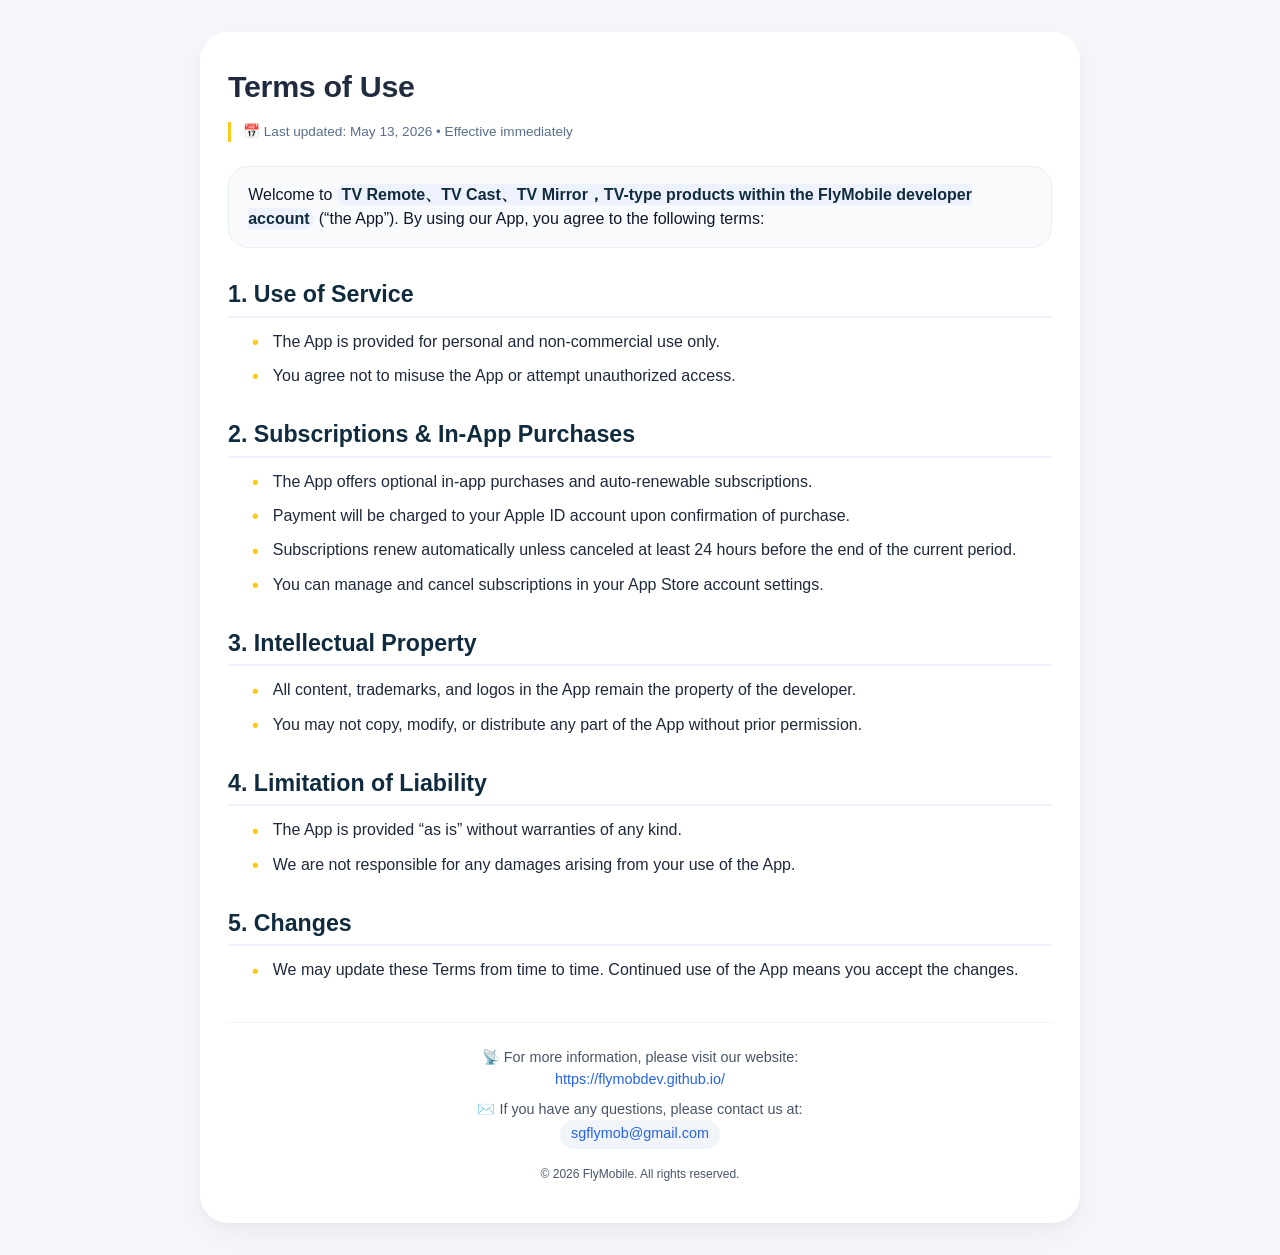
<file: terms.html>
<!DOCTYPE html>
<html lang="en">
<head>
    <meta charset="UTF-8">
    <meta name="viewport" content="width=device-width, initial-scale=1.0, viewport-fit=cover">
    <title>FlyMobile TV Apps - Terms of Use</title>
    <style>
        * {
            margin: 0;
            padding: 0;
            box-sizing: border-box;
        }

        body {
            background: #f5f7fb;
            font-family: -apple-system, BlinkMacSystemFont, "Segoe UI", Roboto, Helvetica, Arial, sans-serif;
            line-height: 1.5;
            color: #1e293b;
            padding: 2rem 1rem;
        }

        .terms-card {
            max-width: 880px;
            margin: 0 auto;
            background: #ffffff;
            border-radius: 28px;
            box-shadow: 0 12px 30px rgba(0, 0, 0, 0.05), 0 4px 8px rgba(0, 0, 0, 0.02);
            overflow: hidden;
        }

        .terms-inner {
            padding: 2rem 1.75rem;
        }

        h1 {
            font-size: 1.9rem;
            font-weight: 700;
            margin-bottom: 0.4rem;
            letter-spacing: -0.3px;
            background: linear-gradient(135deg, #1e293b, #2d3a4b);
            background-clip: text;
            -webkit-background-clip: text;
            color: transparent;
        }

        .effective-date {
            font-size: 0.85rem;
            color: #5b6e8c;
            border-left: 3px solid #facc15;
            padding-left: 0.75rem;
            margin: 0.75rem 0 1.5rem 0;
        }

        .welcome-text {
            background: #f8fafc;
            padding: 1rem 1.2rem;
            border-radius: 20px;
            margin: 1rem 0 1.8rem 0;
            border: 1px solid #e9edf2;
            font-size: 1rem;
            color: #0f172a;
        }

        .welcome-text strong {
            color: #0f2b3d;
            font-weight: 700;
            background: #eef2ff;
            padding: 0.1rem 0.3rem;
            border-radius: 12px;
            font-weight: 600;
        }

        h2 {
            font-size: 1.45rem;
            font-weight: 600;
            margin-top: 1.8rem;
            margin-bottom: 0.75rem;
            padding-bottom: 0.25rem;
            border-bottom: 2px solid #eef2ff;
            color: #0f2b3d;
        }

        ul {
            margin: 0.75rem 0 0.5rem 1.5rem;
            list-style-type: none;
        }

        li {
            margin-bottom: 0.65rem;
            position: relative;
            padding-left: 1.3rem;
        }

        li::before {
            content: "•";
            color: #facc15;
            font-weight: bold;
            font-size: 1.2rem;
            position: absolute;
            left: 0;
            top: -0.1rem;
        }

        a {
            color: #2563eb;
            text-decoration: none;
            font-weight: 500;
            transition: color 0.2s, border-bottom 0.2s;
            border-bottom: 1px solid transparent;
        }

        a:hover {
            color: #1e40af;
            border-bottom-color: #2563eb;
        }

        .footer {
            margin-top: 2.5rem;
            padding-top: 1.5rem;
            border-top: 1px solid #eef2ff;
            text-align: center;
            font-size: 0.9rem;
            color: #475569;
        }

        .footer p {
            margin-bottom: 0.5rem;
        }

        .footer a {
            font-weight: 500;
        }

        .mail-link {
            background: #f1f5f9;
            padding: 0.2rem 0.7rem;
            border-radius: 40px;
            display: inline-block;
        }

        @media (max-width: 640px) {
            body {
                padding: 1rem;
            }
            .terms-inner {
                padding: 1.5rem;
            }
            h1 {
                font-size: 1.65rem;
            }
            h2 {
                font-size: 1.3rem;
            }
            .welcome-text {
                padding: 0.8rem 1rem;
            }
            li {
                font-size: 0.95rem;
            }
        }

        @media print {
            body {
                background: white;
                padding: 0.2in;
            }
            .terms-card {
                box-shadow: none;
                border: 1px solid #ccc;
            }
            a {
                text-decoration: underline;
                color: black;
            }
        }
    </style>
</head>
<body>
<div class="terms-card">
    <div class="terms-inner">
        <h1>Terms of Use</h1>
        <div class="effective-date">📅 Last updated: May 13, 2026 • Effective immediately</div>

        <div class="welcome-text">
            <p>Welcome to <strong>TV Remote、TV Cast、TV Mirror，TV-type products within the FlyMobile developer account</strong> (“the App”). By using our App, you agree to the following terms:</p>
        </div>

        <h2>1. Use of Service</h2>
        <ul>
            <li>The App is provided for personal and non-commercial use only.</li>
            <li>You agree not to misuse the App or attempt unauthorized access.</li>
        </ul>

        <h2>2. Subscriptions & In-App Purchases</h2>
        <ul>
            <li>The App offers optional in-app purchases and auto-renewable subscriptions.</li>
            <li>Payment will be charged to your Apple ID account upon confirmation of purchase.</li>
            <li>Subscriptions renew automatically unless canceled at least 24 hours before the end of the current period.</li>
            <li>You can manage and cancel subscriptions in your App Store account settings.</li>
        </ul>

        <h2>3. Intellectual Property</h2>
        <ul>
            <li>All content, trademarks, and logos in the App remain the property of the developer.</li>
            <li>You may not copy, modify, or distribute any part of the App without prior permission.</li>
        </ul>

        <h2>4. Limitation of Liability</h2>
        <ul>
            <li>The App is provided “as is” without warranties of any kind.</li>
            <li>We are not responsible for any damages arising from your use of the App.</li>
        </ul>

        <h2>5. Changes</h2>
        <ul>
            <li>We may update these Terms from time to time. Continued use of the App means you accept the changes.</li>
        </ul>

        <div class="footer">
            <p>📡 For more information, please visit our website: <br/>
                <a href="https://flymobdev.github.io/" target="_blank" rel="noopener noreferrer">https://flymobdev.github.io/</a>
            </p>
            <p>✉️ If you have any questions, please contact us at: <br/>
                <strong><a href="mailto:sgflymob@gmail.com" class="mail-link">sgflymob@gmail.com</a></strong>
            </p>
            <p style="font-size: 0.75rem; margin-top: 1rem;">© 2026 FlyMobile. All rights reserved.</p>
        </div>
    </div>
</div>
</body>
</html>
</file>
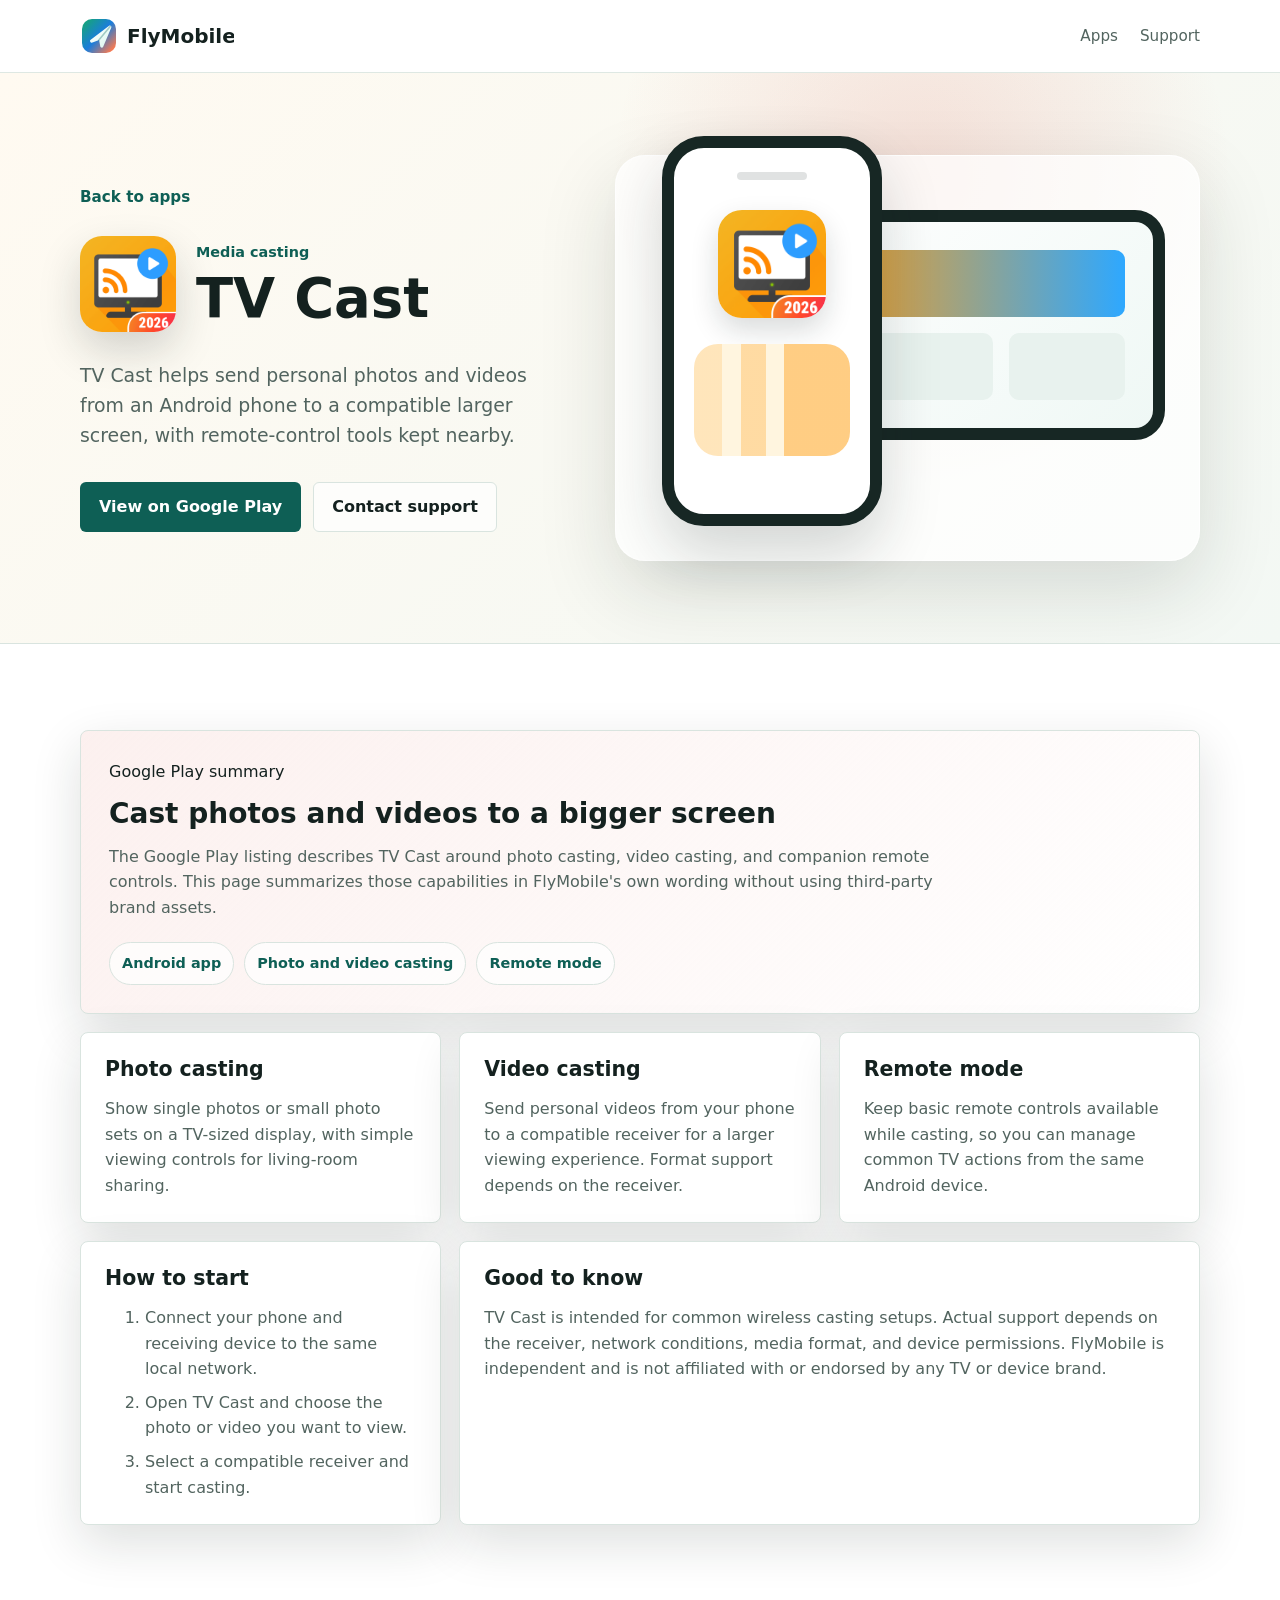
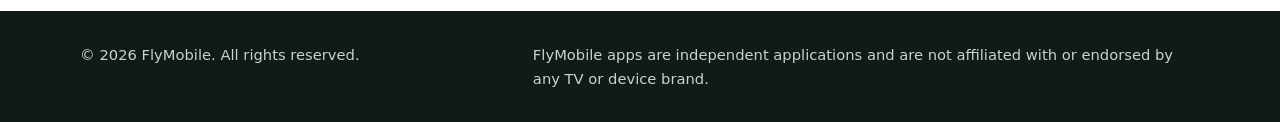
<file: tv-cast.html>
<!doctype html>
<html lang="en">
  <head>
    <meta charset="utf-8">
    <meta name="viewport" content="width=device-width, initial-scale=1">
    <title>TV Cast - FlyMobile</title>
    <meta
      name="description"
      content="TV Cast by FlyMobile helps send personal photos and videos from an Android device to a larger screen."
    >
    <link rel="icon" href="assets/img/favicon.svg" type="image/svg+xml">
    <link rel="preload" href="assets/img/app-tv-cast.webp" as="image">
    <link rel="stylesheet" href="assets/css/styles.css">
  </head>
  <body>
    <a class="skip-link" href="#main">Skip to content</a>

    <header class="site-header">
      <nav class="site-nav" aria-label="Main navigation">
        <a class="brand" href="index.html" aria-label="FlyMobile home">
          <img class="brand-logo" src="assets/img/flymobile-logo.svg" alt="FlyMobile" width="154" height="38">
        </a>
        <div class="nav-links">
          <a href="index.html#apps">Apps</a>
          <a href="index.html#support">Support</a>
        </div>
      </nav>
    </header>

    <main id="main">
      <section class="app-detail-hero app-detail-hero-cast">
        <div class="container app-detail-layout">
          <div class="app-detail-copy">
            <a class="back-link" href="index.html#apps">Back to apps</a>
            <div class="app-detail-title">
              <img class="app-detail-icon" src="assets/img/app-tv-cast.webp" alt="TV Cast app icon" width="96" height="96">
              <div>
                <p class="eyebrow">Media casting</p>
                <h1>TV Cast</h1>
              </div>
            </div>
            <p class="app-detail-lede">
              TV Cast helps send personal photos and videos from an Android phone
              to a compatible larger screen, with remote-control tools kept nearby.
            </p>
            <div class="hero-actions">
              <a
                class="button button-primary"
                href="https://play.google.com/store/apps/details?id=com.universalcontroller.aicast"
                target="_blank"
                rel="noopener noreferrer"
              >
                View on Google Play
              </a>
              <a class="button button-secondary" href="mailto:sgflymob@gmail.com">Contact support</a>
            </div>
          </div>

          <div class="app-detail-visual" aria-hidden="true">
            <div class="detail-device-card">
              <div class="detail-tv-frame detail-tv-cast">
                <span></span>
                <span></span>
                <span></span>
              </div>
              <div class="detail-phone-frame detail-phone-cast">
                <div class="detail-phone-bar"></div>
                <img src="assets/img/app-tv-cast.webp" alt="">
                <div class="cast-wave"></div>
              </div>
            </div>
          </div>
        </div>
      </section>

      <section class="section">
        <div class="container detail-page-stack">
          <article class="detail-store-card detail-store-card-cast">
            <p class="eyebrow">Google Play summary</p>
            <h2>Cast photos and videos to a bigger screen</h2>
            <p>
              The Google Play listing describes TV Cast around photo casting, video
              casting, and companion remote controls. This page summarizes those
              capabilities in FlyMobile's own wording without using third-party
              brand assets.
            </p>
            <div class="store-facts" aria-label="TV Cast store details">
              <span>Android app</span>
              <span>Photo and video casting</span>
              <span>Remote mode</span>
            </div>
          </article>

          <div class="detail-info-grid">
            <article class="detail-info-card">
              <h2>Photo casting</h2>
              <p>
                Show single photos or small photo sets on a TV-sized display, with
                simple viewing controls for living-room sharing.
              </p>
            </article>
            <article class="detail-info-card">
              <h2>Video casting</h2>
              <p>
                Send personal videos from your phone to a compatible receiver for
                a larger viewing experience. Format support depends on the receiver.
              </p>
            </article>
            <article class="detail-info-card">
              <h2>Remote mode</h2>
              <p>
                Keep basic remote controls available while casting, so you can manage
                common TV actions from the same Android device.
              </p>
            </article>
          </div>

          <div class="detail-info-grid">
            <article class="detail-info-card">
              <h2>How to start</h2>
              <ol>
                <li>Connect your phone and receiving device to the same local network.</li>
                <li>Open TV Cast and choose the photo or video you want to view.</li>
                <li>Select a compatible receiver and start casting.</li>
              </ol>
            </article>
            <article class="detail-info-card detail-info-card-wide">
              <h2>Good to know</h2>
              <p>
                TV Cast is intended for common wireless casting setups. Actual support
                depends on the receiver, network conditions, media format, and device
                permissions. FlyMobile is independent and is not affiliated with or
                endorsed by any TV or device brand.
              </p>
            </article>
          </div>
        </div>
      </section>
    </main>

    <footer class="site-footer">
      <div class="container footer-layout">
        <p>&copy; 2026 FlyMobile. All rights reserved.</p>
        <p>
          FlyMobile apps are independent applications and are not affiliated with or
          endorsed by any TV or device brand.
        </p>
      </div>
    </footer>
  </body>
</html>
</file>
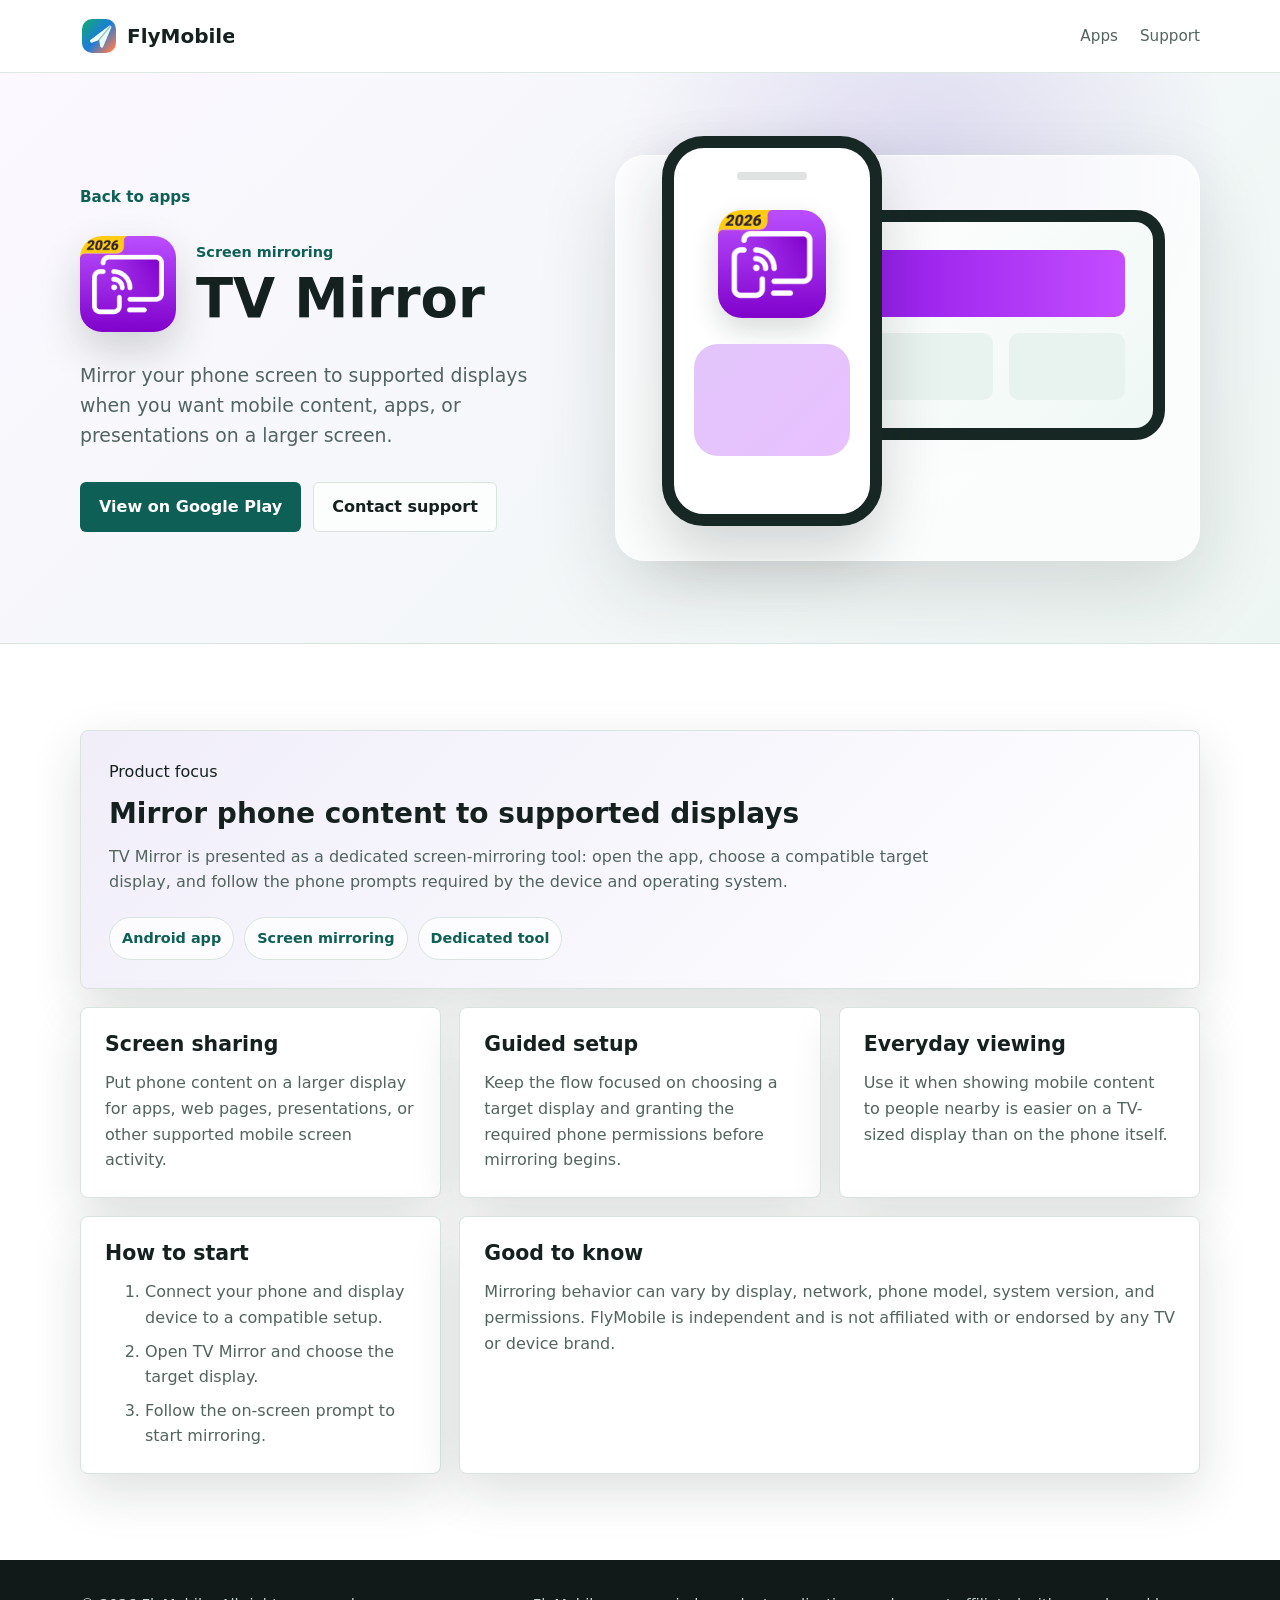
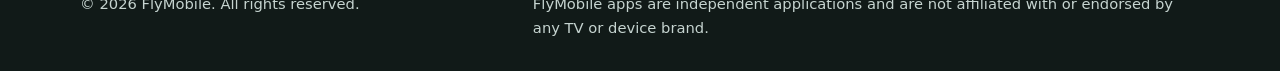
<file: tv-mirror.html>
<!doctype html>
<html lang="en">
  <head>
    <meta charset="utf-8">
    <meta name="viewport" content="width=device-width, initial-scale=1">
    <title>TV Mirror - FlyMobile</title>
    <meta
      name="description"
      content="TV Mirror by FlyMobile helps mirror phone content to supported displays."
    >
    <link rel="icon" href="assets/img/favicon.svg" type="image/svg+xml">
    <link rel="preload" href="assets/img/app-tv-mirror.png" as="image">
    <link rel="stylesheet" href="assets/css/styles.css">
  </head>
  <body>
    <a class="skip-link" href="#main">Skip to content</a>

    <header class="site-header">
      <nav class="site-nav" aria-label="Main navigation">
        <a class="brand" href="index.html" aria-label="FlyMobile home">
          <img class="brand-logo" src="assets/img/flymobile-logo.svg" alt="FlyMobile" width="154" height="38">
        </a>
        <div class="nav-links">
          <a href="index.html#apps">Apps</a>
          <a href="index.html#support">Support</a>
        </div>
      </nav>
    </header>

    <main id="main">
      <section class="app-detail-hero app-detail-hero-mirror">
        <div class="container app-detail-layout">
          <div class="app-detail-copy">
            <a class="back-link" href="index.html#apps">Back to apps</a>
            <div class="app-detail-title">
              <img class="app-detail-icon" src="assets/img/app-tv-mirror.png" alt="TV Mirror app icon" width="96" height="96">
              <div>
                <p class="eyebrow">Screen mirroring</p>
                <h1>TV Mirror</h1>
              </div>
            </div>
            <p class="app-detail-lede">
              Mirror your phone screen to supported displays when you want mobile
              content, apps, or presentations on a larger screen.
            </p>
            <div class="hero-actions">
              <a
                class="button button-primary"
                href="https://play.google.com/store/apps/details?id=com.flymobile.tvmirror"
                target="_blank"
                rel="noopener noreferrer"
              >
                View on Google Play
              </a>
              <a class="button button-secondary" href="mailto:sgflymob@gmail.com">Contact support</a>
            </div>
          </div>

          <div class="app-detail-visual" aria-hidden="true">
            <div class="detail-device-card">
              <div class="detail-tv-frame detail-tv-mirror">
                <span></span>
                <span></span>
                <span></span>
              </div>
              <div class="detail-phone-frame detail-phone-mirror">
                <div class="detail-phone-bar"></div>
                <img src="assets/img/app-tv-mirror.png" alt="">
                <div class="mirror-panel"></div>
              </div>
            </div>
          </div>
        </div>
      </section>

      <section class="section">
        <div class="container detail-page-stack">
          <article class="detail-store-card detail-store-card-mirror">
            <p class="eyebrow">Product focus</p>
            <h2>Mirror phone content to supported displays</h2>
            <p>
              TV Mirror is presented as a dedicated screen-mirroring tool: open the
              app, choose a compatible target display, and follow the phone prompts
              required by the device and operating system.
            </p>
            <div class="store-facts" aria-label="TV Mirror product details">
              <span>Android app</span>
              <span>Screen mirroring</span>
              <span>Dedicated tool</span>
            </div>
          </article>

          <div class="detail-info-grid">
            <article class="detail-info-card">
              <h2>Screen sharing</h2>
              <p>
                Put phone content on a larger display for apps, web pages,
                presentations, or other supported mobile screen activity.
              </p>
            </article>
            <article class="detail-info-card">
              <h2>Guided setup</h2>
              <p>
                Keep the flow focused on choosing a target display and granting the
                required phone permissions before mirroring begins.
              </p>
            </article>
            <article class="detail-info-card">
              <h2>Everyday viewing</h2>
              <p>
                Use it when showing mobile content to people nearby is easier on a
                TV-sized display than on the phone itself.
              </p>
            </article>
          </div>

          <div class="detail-info-grid">
            <article class="detail-info-card">
              <h2>How to start</h2>
              <ol>
                <li>Connect your phone and display device to a compatible setup.</li>
                <li>Open TV Mirror and choose the target display.</li>
                <li>Follow the on-screen prompt to start mirroring.</li>
              </ol>
            </article>
            <article class="detail-info-card detail-info-card-wide">
              <h2>Good to know</h2>
              <p>
                Mirroring behavior can vary by display, network, phone model, system
                version, and permissions. FlyMobile is independent and is not affiliated
                with or endorsed by any TV or device brand.
              </p>
            </article>
          </div>
        </div>
      </section>
    </main>

    <footer class="site-footer">
      <div class="container footer-layout">
        <p>&copy; 2026 FlyMobile. All rights reserved.</p>
        <p>
          FlyMobile apps are independent applications and are not affiliated with or
          endorsed by any TV or device brand.
        </p>
      </div>
    </footer>
  </body>
</html>
</file>
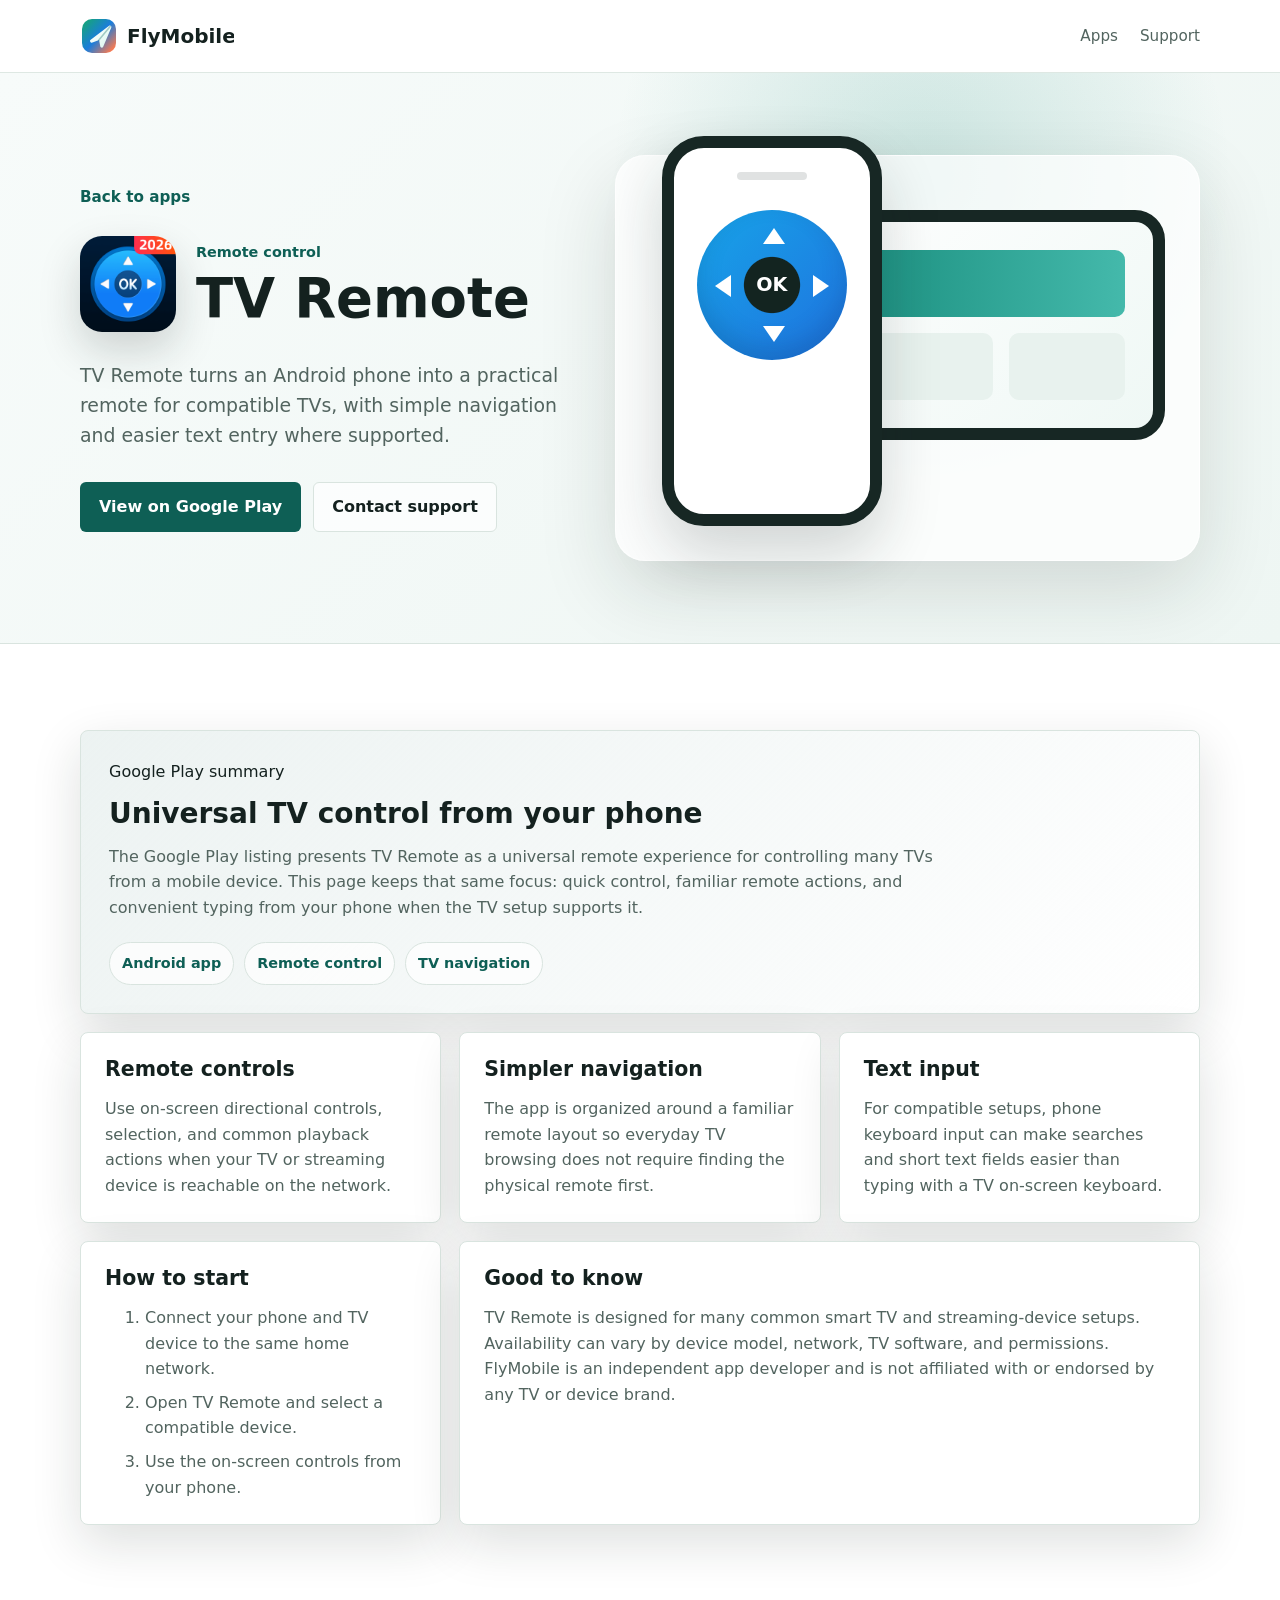
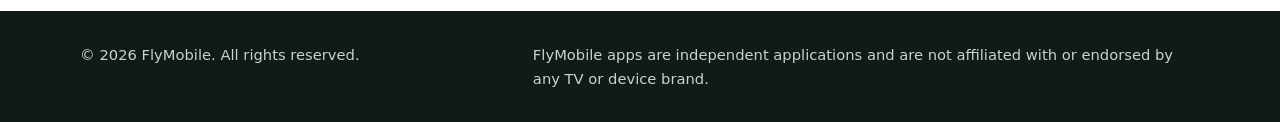
<file: tv-remote.html>
<!doctype html>
<html lang="en">
  <head>
    <meta charset="utf-8">
    <meta name="viewport" content="width=device-width, initial-scale=1">
    <title>TV Remote - FlyMobile</title>
    <meta
      name="description"
      content="TV Remote by FlyMobile turns your phone into a simple remote for compatible smart TVs and streaming devices."
    >
    <link rel="icon" href="assets/img/favicon.svg" type="image/svg+xml">
    <link rel="preload" href="assets/img/app-tv-remote.webp" as="image">
    <link rel="stylesheet" href="assets/css/styles.css">
  </head>
  <body>
    <a class="skip-link" href="#main">Skip to content</a>

    <header class="site-header">
      <nav class="site-nav" aria-label="Main navigation">
        <a class="brand" href="index.html" aria-label="FlyMobile home">
          <img class="brand-logo" src="assets/img/flymobile-logo.svg" alt="FlyMobile" width="154" height="38">
        </a>
        <div class="nav-links">
          <a href="index.html#apps">Apps</a>
          <a href="index.html#support">Support</a>
        </div>
      </nav>
    </header>

    <main id="main">
      <section class="app-detail-hero">
        <div class="container app-detail-layout">
          <div class="app-detail-copy">
            <a class="back-link" href="index.html#apps">Back to apps</a>
            <div class="app-detail-title">
              <img class="app-detail-icon" src="assets/img/app-tv-remote.webp" alt="TV Remote app icon" width="96" height="96">
              <div>
                <p class="eyebrow">Remote control</p>
                <h1>TV Remote</h1>
              </div>
            </div>
            <p class="app-detail-lede">
              TV Remote turns an Android phone into a practical remote for
              compatible TVs, with simple navigation and easier text entry where
              supported.
            </p>
            <div class="hero-actions">
              <a
                class="button button-primary"
                href="https://play.google.com/store/apps/details?id=com.universalcontroller.airemote"
                target="_blank"
                rel="noopener noreferrer"
              >
                View on Google Play
              </a>
              <a class="button button-secondary" href="mailto:sgflymob@gmail.com">Contact support</a>
            </div>
          </div>

          <div class="app-detail-visual" aria-hidden="true">
            <div class="detail-device-card">
              <div class="detail-tv-frame">
                <span></span>
                <span></span>
                <span></span>
              </div>
              <div class="detail-phone-frame detail-phone-remote">
                <div class="detail-phone-bar"></div>
                <div class="phone-remote-pad detail-pad">
                  <span></span>
                  <span></span>
                  <span></span>
                  <span></span>
                  <strong>OK</strong>
                </div>
              </div>
            </div>
          </div>
        </div>
      </section>

      <section class="section">
        <div class="container detail-page-stack">
          <article class="detail-store-card">
            <p class="eyebrow">Google Play summary</p>
            <h2>Universal TV control from your phone</h2>
            <p>
              The Google Play listing presents TV Remote as a universal remote
              experience for controlling many TVs from a mobile device. This page
              keeps that same focus: quick control, familiar remote actions, and
              convenient typing from your phone when the TV setup supports it.
            </p>
            <div class="store-facts" aria-label="TV Remote store details">
              <span>Android app</span>
              <span>Remote control</span>
              <span>TV navigation</span>
            </div>
          </article>

          <div class="detail-info-grid">
            <article class="detail-info-card">
              <h2>Remote controls</h2>
              <p>
                Use on-screen directional controls, selection, and common playback
                actions when your TV or streaming device is reachable on the network.
              </p>
            </article>
            <article class="detail-info-card">
              <h2>Simpler navigation</h2>
              <p>
                The app is organized around a familiar remote layout so everyday TV
                browsing does not require finding the physical remote first.
              </p>
            </article>
            <article class="detail-info-card">
              <h2>Text input</h2>
              <p>
                For compatible setups, phone keyboard input can make searches and
                short text fields easier than typing with a TV on-screen keyboard.
              </p>
            </article>
          </div>

          <div class="detail-info-grid">
            <article class="detail-info-card">
              <h2>How to start</h2>
              <ol>
                <li>Connect your phone and TV device to the same home network.</li>
                <li>Open TV Remote and select a compatible device.</li>
                <li>Use the on-screen controls from your phone.</li>
              </ol>
            </article>
            <article class="detail-info-card detail-info-card-wide">
              <h2>Good to know</h2>
              <p>
                TV Remote is designed for many common smart TV and streaming-device
                setups. Availability can vary by device model, network, TV software,
                and permissions. FlyMobile is an independent app developer and is not
                affiliated with or endorsed by any TV or device brand.
              </p>
            </article>
          </div>
        </div>
      </section>
    </main>

    <footer class="site-footer">
      <div class="container footer-layout">
        <p>&copy; 2026 FlyMobile. All rights reserved.</p>
        <p>
          FlyMobile apps are independent applications and are not affiliated with or
          endorsed by any TV or device brand.
        </p>
      </div>
    </footer>
  </body>
</html>
</file>
<file: assets/css/styles.css>
:root {
  --ink: #14211f;
  --muted: #52645f;
  --surface: #ffffff;
  --surface-soft: #f4f8f6;
  --line: #d9e4df;
  --teal: #168a7a;
  --teal-dark: #0e5f55;
  --coral: #dc5a49;
  --gold: #c28a12;
  --charcoal: #192724;
  --shadow: 0 18px 50px rgba(20, 33, 31, 0.14);
}

* {
  box-sizing: border-box;
}

html {
  scroll-behavior: smooth;
}

body {
  margin: 0;
  color: var(--ink);
  background: var(--surface);
  font-family: Inter, ui-sans-serif, system-ui, -apple-system, BlinkMacSystemFont, "Segoe UI", sans-serif;
  font-size: 16px;
  line-height: 1.6;
  letter-spacing: 0;
}

a {
  color: inherit;
}

img {
  display: block;
  max-width: 100%;
}

.skip-link {
  position: absolute;
  left: 16px;
  top: -48px;
  z-index: 20;
  padding: 10px 14px;
  color: var(--surface);
  background: var(--ink);
  border-radius: 6px;
  transition: top 160ms ease;
}

.skip-link:focus {
  top: 16px;
}

.site-header {
  position: sticky;
  top: 0;
  z-index: 10;
  background: rgba(255, 255, 255, 0.92);
  border-bottom: 1px solid rgba(217, 228, 223, 0.85);
  backdrop-filter: blur(14px);
}

.site-nav {
  width: min(1120px, calc(100% - 40px));
  min-height: 72px;
  margin: 0 auto;
  display: flex;
  align-items: center;
  justify-content: space-between;
  gap: 24px;
}

.brand {
  display: inline-flex;
  align-items: center;
  color: var(--ink);
  font-weight: 800;
  text-decoration: none;
}

.brand-logo {
  width: 154px;
  height: auto;
}

.nav-links {
  display: flex;
  align-items: center;
  gap: 22px;
  color: var(--muted);
  font-size: 0.95rem;
}

.nav-links a {
  text-decoration: none;
}

.nav-links a:hover {
  color: var(--teal-dark);
  text-decoration: underline;
  text-underline-offset: 4px;
}

.nav-links [aria-current="page"] {
  color: var(--teal-dark);
  font-weight: 700;
}

.hero {
  background:
    radial-gradient(circle at 72% 18%, rgba(22, 138, 122, 0.18), transparent 28%),
    radial-gradient(circle at 87% 74%, rgba(220, 90, 73, 0.14), transparent 26%),
    linear-gradient(135deg, #f7fbfa 0%, #eef6f3 100%);
  border-bottom: 1px solid var(--line);
  overflow: hidden;
}

.hero-inner {
  width: min(1120px, calc(100% - 40px));
  margin: 0 auto;
  min-height: min(600px, calc(100svh - 72px));
  display: grid;
  grid-template-columns: minmax(0, 0.95fr) minmax(420px, 1.05fr);
  gap: 52px;
  align-items: center;
  padding: 70px 0;
}

.hero-content {
  position: relative;
  z-index: 2;
}

.hero .eyebrow,
.section-heading .eyebrow,
.compatibility .eyebrow,
.support-panel .eyebrow,
.legal-hero .eyebrow {
  margin: 0 0 10px;
  color: var(--teal-dark);
  font-size: 0.9rem;
  font-weight: 800;
}

.hero h1,
.section-heading h2,
.compatibility h2,
.support-panel h2,
.legal-hero h1 {
  margin: 0;
  line-height: 1.08;
}

.hero h1 {
  max-width: 620px;
  font-size: 3.65rem;
}

.hero-copy {
  max-width: 570px;
  margin: 22px 0 0;
  color: var(--muted);
  font-size: 1.18rem;
}

.hero-actions {
  display: flex;
  flex-wrap: wrap;
  gap: 12px;
  margin-top: 32px;
}

.hero-media {
  position: relative;
  min-height: 470px;
}

.device-stage {
  position: absolute;
  inset: 0;
  border-radius: 28px;
}

.device-stage::before {
  content: "";
  position: absolute;
  inset: 34px 10px 26px 64px;
  border-radius: 34px;
  background: rgba(255, 255, 255, 0.66);
  border: 1px solid rgba(255, 255, 255, 0.84);
  box-shadow: 0 28px 80px rgba(20, 33, 31, 0.14);
}

.tv-mockup {
  position: absolute;
  right: 0;
  top: 54px;
  width: min(92%, 500px);
  height: 306px;
}

.tv-screen {
  height: 260px;
  padding: 28px;
  border: 14px solid #23312e;
  border-radius: 30px;
  background:
    linear-gradient(135deg, rgba(255, 255, 255, 0.9), rgba(241, 249, 246, 0.9)),
    linear-gradient(135deg, #e6f3ef, #ffffff);
  box-shadow: 0 24px 55px rgba(20, 33, 31, 0.22);
}

.screen-header,
.screen-row,
.screen-grid span {
  border-radius: 8px;
}

.screen-header {
  width: 118px;
  height: 22px;
  background: #173330;
  opacity: 0.16;
}

.screen-row {
  height: 64px;
  margin-top: 24px;
  background: linear-gradient(90deg, #168a7a, #41b7aa);
}

.screen-row-wide {
  width: 68%;
}

.screen-grid {
  display: grid;
  grid-template-columns: 1.1fr 0.8fr 0.65fr;
  gap: 12px;
  margin-top: 18px;
}

.screen-grid span {
  height: 46px;
  background: #ffffff;
  border: 1px solid var(--line);
}

.screen-grid span:nth-child(2) {
  background: #fee7de;
}

.screen-grid span:nth-child(3) {
  background: #f7df9b;
}

.tv-stand {
  width: 190px;
  height: 62px;
  margin: -2px auto 0;
  position: relative;
}

.tv-stand::before {
  content: "";
  position: absolute;
  left: 56px;
  top: 0;
  width: 78px;
  height: 46px;
  background: #23312e;
  clip-path: polygon(18% 0, 82% 0, 100% 100%, 0 100%);
}

.tv-stand::after {
  content: "";
  position: absolute;
  left: 0;
  right: 0;
  bottom: 0;
  height: 18px;
  border-radius: 18px 18px 4px 4px;
  background: #23312e;
}

.phone-mockup {
  position: absolute;
  left: 30px;
  bottom: 18px;
  width: 210px;
  height: 390px;
  padding: 24px 20px;
  border: 12px solid #162623;
  border-radius: 42px;
  background: linear-gradient(180deg, #ffffff 0%, #eef8f5 100%);
  box-shadow: 0 28px 60px rgba(20, 33, 31, 0.2);
}

.phone-top {
  width: 70px;
  height: 8px;
  margin: 0 auto 30px;
  border-radius: 999px;
  background: rgba(20, 33, 31, 0.13);
}

.phone-remote-pad {
  width: 150px;
  height: 150px;
  position: relative;
  margin: 0 auto;
  border-radius: 50%;
  background:
    radial-gradient(circle at center, #132420 0 26%, transparent 27%),
    linear-gradient(135deg, #17a3e8, #1f72df);
  box-shadow: inset 0 -12px 24px rgba(7, 40, 78, 0.18);
}

.phone-remote-pad strong,
.phone-remote-pad span {
  position: absolute;
  color: #ffffff;
}

.phone-remote-pad strong {
  left: 50%;
  top: 50%;
  transform: translate(-50%, -50%);
  font-size: 1.2rem;
}

.phone-remote-pad span {
  width: 0;
  height: 0;
  border-style: solid;
}

.phone-remote-pad span:nth-child(1) {
  left: 66px;
  top: 18px;
  border-width: 0 11px 16px 11px;
  border-color: transparent transparent #ffffff transparent;
}

.phone-remote-pad span:nth-child(2) {
  right: 18px;
  top: 65px;
  border-width: 11px 0 11px 16px;
  border-color: transparent transparent transparent #ffffff;
}

.phone-remote-pad span:nth-child(3) {
  left: 66px;
  bottom: 18px;
  border-width: 16px 11px 0 11px;
  border-color: #ffffff transparent transparent transparent;
}

.phone-remote-pad span:nth-child(4) {
  left: 18px;
  top: 65px;
  border-width: 11px 16px 11px 0;
  border-color: transparent #ffffff transparent transparent;
}

.phone-actions {
  display: grid;
  gap: 14px;
  margin-top: 34px;
}

.phone-actions span {
  height: 42px;
  border-radius: 14px;
  background: #e3f2ee;
}

.phone-actions span:last-child {
  background: #f9e6c0;
}

.floating-apps {
  position: absolute;
  right: 22px;
  bottom: 22px;
  display: flex;
  gap: 12px;
  padding: 12px;
  border-radius: 22px;
  background: rgba(255, 255, 255, 0.74);
  border: 1px solid rgba(255, 255, 255, 0.88);
  box-shadow: 0 18px 45px rgba(20, 33, 31, 0.18);
  backdrop-filter: blur(12px);
}

.floating-apps img {
  width: 62px;
  height: 62px;
  object-fit: cover;
  border-radius: 14px;
  box-shadow: 0 8px 20px rgba(20, 33, 31, 0.16);
}

.button {
  min-height: 46px;
  display: inline-flex;
  align-items: center;
  justify-content: center;
  padding: 11px 18px;
  border-radius: 6px;
  border: 1px solid transparent;
  font-weight: 800;
  text-decoration: none;
}

.button-primary {
  color: var(--surface);
  background: var(--teal-dark);
}

.button-primary:hover {
  background: var(--teal);
}

.button-secondary {
  color: var(--ink);
  background: rgba(255, 255, 255, 0.72);
  border-color: var(--line);
}

.button-secondary:hover {
  border-color: var(--teal);
}

.section {
  padding: 86px 0;
}

.section-muted {
  background: var(--surface-soft);
  border-top: 1px solid var(--line);
  border-bottom: 1px solid var(--line);
}

.container {
  width: min(1120px, calc(100% - 40px));
  margin: 0 auto;
}

.section-heading {
  max-width: 670px;
  margin-bottom: 34px;
}

.section-heading.compact {
  margin-bottom: 28px;
}

.section-heading h2,
.compatibility h2,
.support-panel h2 {
  font-size: 2.2rem;
}

.section-heading p,
.compatibility p,
.support-panel p {
  margin: 14px 0 0;
  color: var(--muted);
}

.app-grid,
.feature-grid {
  display: grid;
  grid-template-columns: repeat(3, minmax(0, 1fr));
  gap: 18px;
}

.app-card,
.feature-item {
  background: var(--surface);
  border: 1px solid var(--line);
  border-radius: 8px;
}

.app-card {
  min-height: 292px;
  display: flex;
  flex-direction: column;
  padding: 24px;
  box-shadow: var(--shadow);
}

.app-card-anchor {
  position: relative;
  color: inherit;
  cursor: pointer;
  text-decoration: none;
  transition:
    border-color 160ms ease,
    box-shadow 160ms ease,
    transform 160ms ease;
}

.app-card-anchor:hover {
  border-color: rgba(14, 95, 85, 0.46);
  box-shadow: 0 24px 64px rgba(20, 33, 31, 0.18);
  transform: translateY(-2px);
}

.app-card-anchor:focus-visible {
  outline: 3px solid rgba(14, 95, 85, 0.28);
  outline-offset: 5px;
}

.app-card-head {
  display: flex;
  align-items: center;
  justify-content: space-between;
  gap: 14px;
  margin-bottom: 20px;
}

.app-icon {
  width: 72px;
  height: 72px;
  flex: 0 0 auto;
  border-radius: 17px;
  object-fit: cover;
  box-shadow: 0 12px 28px rgba(20, 33, 31, 0.16);
}

.app-type {
  color: var(--muted);
  font-size: 0.88rem;
  font-weight: 700;
}

.app-card h3,
.feature-item h3 {
  margin: 0;
  font-size: 1.32rem;
  line-height: 1.2;
}

.app-card p,
.feature-item p {
  margin: 13px 0 0;
  color: var(--muted);
}

.app-detail-hero {
  background:
    radial-gradient(circle at 72% 18%, rgba(22, 138, 122, 0.18), transparent 30%),
    linear-gradient(135deg, #f7fbfa 0%, #eef6f3 100%);
  border-bottom: 1px solid var(--line);
  overflow: hidden;
}

.app-detail-hero-cast {
  background:
    radial-gradient(circle at 72% 18%, rgba(220, 90, 73, 0.16), transparent 30%),
    linear-gradient(135deg, #fffaf1 0%, #f3f8f4 100%);
}

.app-detail-hero-mirror {
  background:
    radial-gradient(circle at 72% 18%, rgba(95, 62, 194, 0.16), transparent 30%),
    linear-gradient(135deg, #fbf8ff 0%, #eef6f3 100%);
}

.app-detail-layout {
  min-height: 560px;
  display: grid;
  grid-template-columns: minmax(0, 0.9fr) minmax(420px, 1.1fr);
  gap: 56px;
  align-items: center;
  padding: 70px 0;
}

.back-link {
  display: inline-flex;
  margin-bottom: 26px;
  color: var(--teal-dark);
  font-size: 0.95rem;
  font-weight: 800;
  text-decoration: none;
}

.back-link:hover {
  color: var(--teal);
  text-decoration: underline;
  text-underline-offset: 4px;
}

.app-detail-title {
  display: flex;
  align-items: center;
  gap: 20px;
}

.app-detail-title .eyebrow {
  margin: 0 0 8px;
  color: var(--teal-dark);
  font-size: 0.9rem;
  font-weight: 800;
}

.app-detail-title h1 {
  margin: 0;
  font-size: 3.4rem;
  line-height: 1;
}

.app-detail-icon {
  width: 96px;
  height: 96px;
  border-radius: 22px;
  object-fit: cover;
  box-shadow: 0 18px 42px rgba(20, 33, 31, 0.18);
}

.app-detail-lede {
  max-width: 600px;
  margin: 28px 0 0;
  color: var(--muted);
  font-size: 1.18rem;
}

.app-detail-visual {
  min-height: 430px;
  position: relative;
}

.detail-device-card {
  position: absolute;
  inset: 12px 0;
  border-radius: 30px;
  background: rgba(255, 255, 255, 0.72);
  border: 1px solid rgba(255, 255, 255, 0.9);
  box-shadow: 0 28px 80px rgba(20, 33, 31, 0.14);
}

.detail-tv-frame {
  position: absolute;
  right: 34px;
  top: 54px;
  width: 390px;
  height: 230px;
  display: grid;
  grid-template-columns: 1.3fr 0.85fr;
  gap: 16px;
  padding: 28px;
  border: 12px solid #172724;
  border-radius: 30px;
  background: linear-gradient(135deg, #ffffff, #eff8f5);
}

.detail-tv-frame span {
  border-radius: 10px;
  background: #e8f2ee;
}

.detail-tv-frame span:first-child {
  grid-column: 1 / -1;
  background: linear-gradient(90deg, var(--teal), #44b9ab);
}

.detail-tv-cast span:first-child {
  background: linear-gradient(90deg, #ff9e17, #2ea8ff);
}

.detail-tv-mirror span:first-child {
  background: linear-gradient(90deg, #8a12e5, #c44dff);
}

.detail-phone-frame {
  position: absolute;
  left: 46px;
  bottom: 34px;
  width: 220px;
  height: 390px;
  padding: 24px 20px;
  border: 12px solid #172724;
  border-radius: 42px;
  background: #ffffff;
  box-shadow: 0 28px 60px rgba(20, 33, 31, 0.18);
}

.detail-phone-bar {
  width: 70px;
  height: 8px;
  margin: 0 auto 30px;
  border-radius: 999px;
  background: rgba(20, 33, 31, 0.13);
}

.detail-phone-cast img,
.detail-phone-mirror img {
  width: 108px;
  height: 108px;
  margin: 0 auto 26px;
  border-radius: 24px;
  object-fit: cover;
  box-shadow: 0 12px 28px rgba(20, 33, 31, 0.16);
}

.cast-wave,
.mirror-panel {
  height: 112px;
  border-radius: 24px;
  background:
    linear-gradient(90deg, rgba(255, 158, 23, 0.18) 18%, transparent 18% 30%, rgba(255, 158, 23, 0.3) 30% 46%, transparent 46% 58%, rgba(255, 158, 23, 0.46) 58%),
    #fff5df;
}

.mirror-panel {
  background:
    linear-gradient(135deg, rgba(138, 18, 229, 0.18), rgba(196, 77, 255, 0.28)),
    #f6edff;
}

.detail-page-stack {
  display: grid;
  gap: 18px;
}

.detail-store-card {
  padding: 28px;
  background:
    linear-gradient(135deg, rgba(14, 95, 85, 0.08), rgba(255, 255, 255, 0.9)),
    var(--surface);
  border: 1px solid var(--line);
  border-radius: 8px;
  box-shadow: var(--shadow);
}

.detail-store-card-cast {
  background:
    linear-gradient(135deg, rgba(220, 90, 73, 0.09), rgba(255, 255, 255, 0.9)),
    var(--surface);
}

.detail-store-card-mirror {
  background:
    linear-gradient(135deg, rgba(95, 62, 194, 0.09), rgba(255, 255, 255, 0.9)),
    var(--surface);
}

.detail-store-card .eyebrow {
  margin: 0 0 12px;
}

.detail-store-card h2 {
  margin: 0;
  max-width: 760px;
  font-size: 1.75rem;
  line-height: 1.18;
}

.detail-store-card p:not(.eyebrow) {
  max-width: 860px;
  margin: 14px 0 0;
  color: var(--muted);
}

.store-facts {
  display: flex;
  flex-wrap: wrap;
  gap: 10px;
  margin-top: 22px;
}

.store-facts span {
  padding: 9px 12px;
  color: var(--teal-dark);
  font-size: 0.9rem;
  font-weight: 800;
  background: rgba(255, 255, 255, 0.74);
  border: 1px solid var(--line);
  border-radius: 999px;
}

.detail-info-grid {
  display: grid;
  grid-template-columns: repeat(3, minmax(0, 1fr));
  gap: 18px;
}

.detail-info-card {
  padding: 24px;
  background: var(--surface);
  border: 1px solid var(--line);
  border-radius: 8px;
  box-shadow: var(--shadow);
}

.detail-info-card h2 {
  margin: 0 0 14px;
  font-size: 1.28rem;
  line-height: 1.2;
}

.detail-info-card p,
.detail-info-card ul,
.detail-info-card ol {
  margin: 0;
  color: var(--muted);
}

.detail-info-card li + li {
  margin-top: 8px;
}

.detail-info-card-wide {
  grid-column: span 2;
}

.feature-item {
  padding: 24px;
}

.feature-mark {
  width: 34px;
  height: 8px;
  display: block;
  margin-bottom: 22px;
  border-radius: 4px;
}

.feature-mark-teal {
  background: var(--teal);
}

.feature-mark-coral {
  background: var(--coral);
}

.feature-mark-gold {
  background: var(--gold);
}

.compatibility {
  padding: 82px 0;
  color: var(--surface);
  background: var(--charcoal);
}

.compatibility .eyebrow,
.compatibility p {
  color: #c8d9d3;
}

.compatibility-layout {
  display: grid;
  grid-template-columns: minmax(0, 1.05fr) minmax(280px, 0.95fr);
  gap: 42px;
  align-items: center;
}

.compatibility-list {
  display: grid;
  grid-template-columns: repeat(2, minmax(0, 1fr));
  gap: 12px;
  margin: 0;
  padding: 0;
  list-style: none;
}

.compatibility-list li {
  min-height: 58px;
  display: flex;
  align-items: center;
  padding: 14px 16px;
  color: var(--ink);
  background: #edf5f1;
  border-radius: 8px;
  font-weight: 800;
}

.support-panel {
  display: flex;
  align-items: center;
  justify-content: space-between;
  gap: 28px;
  padding: 34px;
  border: 1px solid var(--line);
  border-radius: 8px;
  background: var(--surface);
  box-shadow: var(--shadow);
}

.support-panel > div {
  max-width: 650px;
}

.site-footer {
  padding: 32px 0;
  color: #dce8e4;
  background: #111a18;
}

.footer-layout {
  display: grid;
  grid-template-columns: minmax(0, 0.9fr) minmax(0, 1.4fr);
  gap: 24px;
  align-items: start;
}

.site-footer p {
  margin: 0;
  color: #c6d4d0;
  font-size: 0.92rem;
}

.legal-main {
  background: var(--surface-soft);
}

.legal-hero {
  padding: 72px 0 42px;
  background: var(--surface);
  border-bottom: 1px solid var(--line);
}

.legal-hero h1 {
  font-size: 2.6rem;
}

.legal-hero p {
  max-width: 680px;
  margin: 14px 0 0;
  color: var(--muted);
}

.legal-shell {
  max-width: 860px;
  padding: 34px;
  background: var(--surface);
  border: 1px solid var(--line);
  border-radius: 8px;
  box-shadow: var(--shadow);
}

.legal-content {
  color: var(--ink);
}

.legal-content h1,
.legal-content h2,
.legal-content h3 {
  margin: 30px 0 10px;
  line-height: 1.2;
}

.legal-content h1:first-child,
.legal-content h2:first-child,
.legal-content h3:first-child {
  margin-top: 0;
}

.legal-content p,
.legal-content ul,
.legal-content ol {
  margin: 12px 0;
}

.legal-content a {
  color: var(--teal-dark);
  font-weight: 700;
}

.legal-meta {
  color: var(--teal-dark);
  font-weight: 800;
}

.legal-callout {
  padding: 18px 20px;
  background: var(--surface-soft);
  border: 1px solid var(--line);
  border-radius: 8px;
}

@media (max-width: 900px) {
  .site-nav {
    min-height: 66px;
  }

  .hero-inner {
    min-height: 0;
    grid-template-columns: 1fr;
    gap: 30px;
    padding: 58px 0 62px;
  }

  .hero h1 {
    max-width: 560px;
    font-size: 2.75rem;
  }

  .hero-media {
    min-height: 410px;
  }

  .device-stage::before {
    inset: 22px 0 16px;
  }

  .tv-mockup {
    right: 2%;
    width: 76%;
  }

  .phone-mockup {
    left: 6%;
    bottom: 8px;
  }

  .app-grid,
  .feature-grid,
  .detail-info-grid,
  .compatibility-layout,
  .footer-layout {
    grid-template-columns: 1fr;
  }

  .detail-info-card-wide {
    grid-column: auto;
  }

  .app-detail-layout {
    min-height: 0;
    grid-template-columns: 1fr;
    gap: 30px;
    padding: 58px 0 62px;
  }

  .app-detail-visual {
    min-height: 410px;
  }

  .detail-device-card {
    inset: 0;
  }

  .detail-tv-frame {
    right: 4%;
    width: 72%;
  }

  .detail-phone-frame {
    left: 6%;
    bottom: 14px;
  }

  .support-panel {
    align-items: flex-start;
    flex-direction: column;
  }
}

@media (max-width: 640px) {
  body {
    font-size: 15px;
  }

  .site-nav,
  .container,
  .hero-inner {
    width: min(100% - 28px, 1120px);
  }

  .site-nav {
    align-items: flex-start;
    flex-direction: column;
    gap: 10px;
    padding: 14px 0;
  }

  .nav-links {
    width: 100%;
    justify-content: space-between;
    gap: 10px;
    font-size: 0.9rem;
  }

  .hero-inner {
    padding: 46px 0 54px;
  }

  .hero h1 {
    font-size: 2.25rem;
  }

  .app-detail-title {
    align-items: flex-start;
    flex-direction: column;
    gap: 16px;
  }

  .app-detail-title h1 {
    font-size: 2.45rem;
  }

  .app-detail-icon {
    width: 84px;
    height: 84px;
    border-radius: 20px;
  }

  .app-detail-lede {
    font-size: 1rem;
  }

  .hero-copy {
    font-size: 1rem;
  }

  .hero-actions,
  .button {
    width: 100%;
  }

  .section {
    padding: 64px 0;
  }

  .section-heading h2,
  .compatibility h2,
  .support-panel h2 {
    font-size: 1.8rem;
  }

  .app-card {
    min-height: 0;
  }

  .app-card-head {
    align-items: flex-start;
    flex-direction: column;
  }

  .app-detail-layout {
    padding: 46px 0 54px;
  }

  .app-detail-visual {
    min-height: 350px;
  }

  .detail-device-card {
    border-radius: 24px;
  }

  .detail-tv-frame {
    right: -34px;
    top: 38px;
    width: 330px;
    height: 210px;
    gap: 12px;
    padding: 20px;
    border-width: 10px;
    border-radius: 24px;
  }

  .detail-phone-frame {
    left: 0;
    width: 148px;
    height: 280px;
    padding: 18px 14px;
    border-width: 9px;
    border-radius: 32px;
  }

  .detail-phone-bar {
    width: 48px;
    margin-bottom: 22px;
  }

  .detail-phone-cast img,
  .detail-phone-mirror img {
    width: 76px;
    height: 76px;
    margin-bottom: 20px;
    border-radius: 18px;
  }

  .cast-wave,
  .mirror-panel {
    height: 84px;
    border-radius: 18px;
  }

  .hero-media {
    min-height: 350px;
  }

  .tv-mockup {
    right: -34px;
    top: 34px;
    width: 330px;
    height: 230px;
  }

  .tv-screen {
    height: 190px;
    padding: 20px;
    border-width: 10px;
    border-radius: 24px;
  }

  .phone-mockup {
    left: 0;
    width: 148px;
    height: 280px;
    padding: 18px 14px;
    border-width: 9px;
    border-radius: 32px;
  }

  .phone-top {
    width: 48px;
    margin-bottom: 22px;
  }

  .phone-remote-pad {
    width: 106px;
    height: 106px;
  }

  .phone-remote-pad strong {
    font-size: 0.95rem;
  }

  .phone-remote-pad span:nth-child(1) {
    left: 47px;
    top: 12px;
  }

  .phone-remote-pad span:nth-child(2) {
    right: 12px;
    top: 45px;
  }

  .phone-remote-pad span:nth-child(3) {
    left: 47px;
    bottom: 12px;
  }

  .phone-remote-pad span:nth-child(4) {
    left: 12px;
    top: 45px;
  }

  .phone-actions {
    gap: 10px;
    margin-top: 24px;
  }

  .phone-actions span {
    height: 30px;
  }

  .floating-apps {
    right: 0;
    bottom: 0;
    gap: 8px;
    padding: 9px;
    border-radius: 18px;
  }

  .floating-apps img {
    width: 46px;
    height: 46px;
    border-radius: 12px;
  }

  .compatibility {
    padding: 64px 0;
  }

  .compatibility-list {
    grid-template-columns: 1fr;
  }

  .support-panel,
  .legal-shell {
    padding: 24px;
  }

  .legal-hero {
    padding: 56px 0 32px;
  }

  .legal-hero h1 {
    font-size: 2.1rem;
  }

}
</file>
